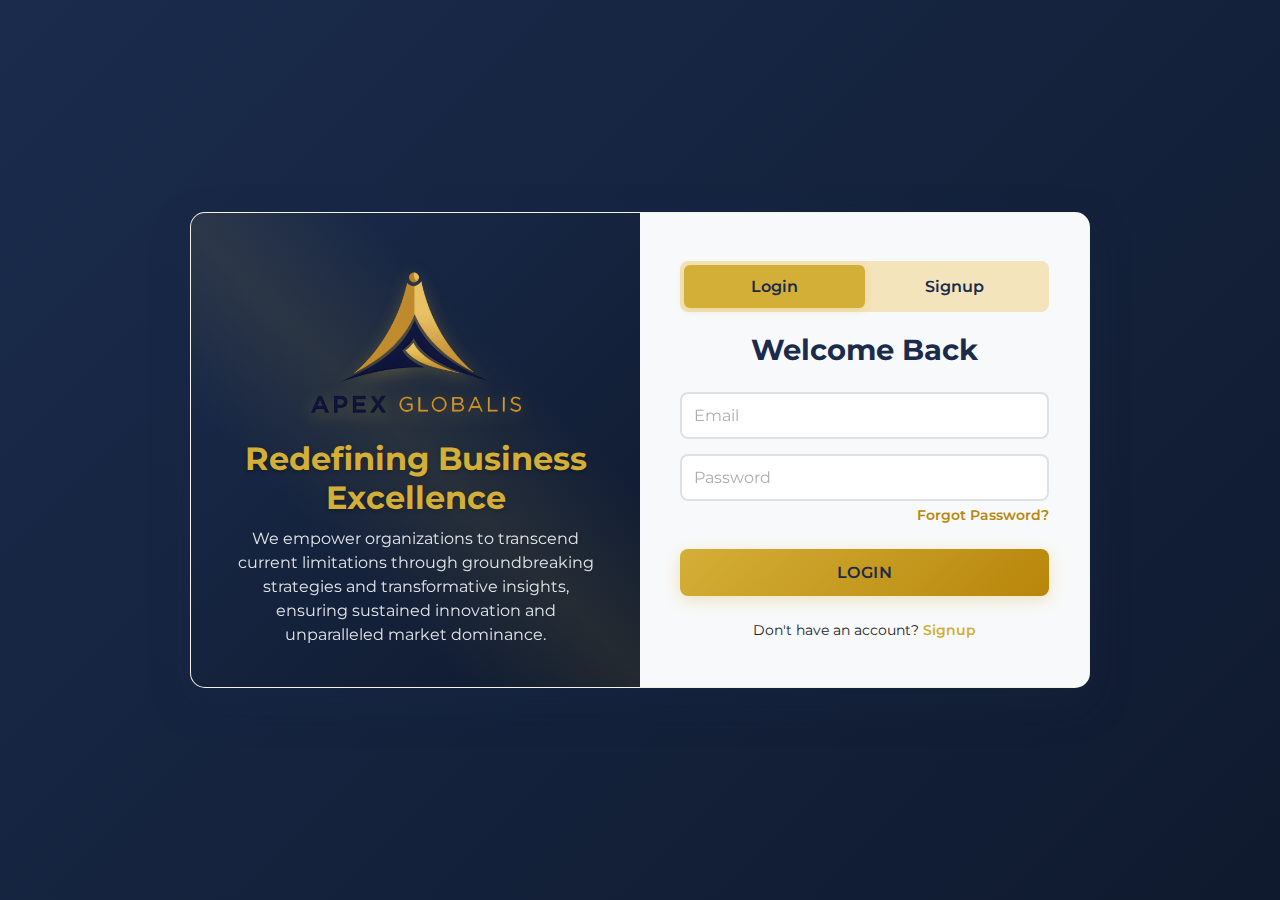
<file: docs/login.html>
<!DOCTYPE html>
<html lang="en">
<head>
  <meta charset="UTF-8" />
  <meta name="viewport" content="width=device-width, initial-scale=1.0"/>
  <title>Login / Signup</title>
  <link href="https://fonts.googleapis.com/css2?family=Montserrat:wght@400;600;700&display=swap" rel="stylesheet">
  <link rel="stylesheet" href="login.css" />
</head>
<body>
  <div class="auth-container">
    <div class="auth-left">
        <img src="../docs/assets/logo_AG.png" alt="Company Logo" class="logo" />
        <h1>Redefining Business Excellence</h1>
        <p>We empower organizations to transcend current limitations through groundbreaking strategies and transformative insights, ensuring sustained innovation and unparalleled market dominance.</p>
    </div>
    <div class="auth-right">
        <div class="toggle-box">
        <button id="loginToggle" class="active">Login</button>
        <button id="signupToggle">Signup</button>
        </div>
        <form id="loginForm" class="form active">
        <h2>Welcome Back</h2>
        <input type="email" placeholder="Email" required />
        <input type="password" placeholder="Password" required />
        
        <p class="forgot-password"><a href="#">Forgot Password?</a></p>
        
        <button class="btn-auth">Login</button>
        
        <p class="switch">Don't have an account? <span id="switchToSignup">Signup</span></p>
        </form>


        <form id="signupForm" class="form">
        <h2>Create Account</h2>

        <div class="form-row double">
            <input type="text" placeholder="First Name" required />
            <input type="text" placeholder="Last Name" required />
        </div>

        <div class="form-row">
            <input type="email" placeholder="Email ID" required />
        </div>

        <div class="form-row">
            <input type="tel" placeholder="Contact Number" required />
        </div>

        <div class="form-row">
            <input type="date" placeholder="Date of Birth" required />
        </div>

        <div class="form-row password-row">
            <input type="password" placeholder="Password" required id="password" />
            <span class="info-icon" title="Password must include: 1 uppercase, 1 lowercase, 1 number, 1 special character, and be at least 8 characters long.">ℹ️</span>
        </div>

        <div class="form-row">
            <input type="password" placeholder="Confirm Password" required />
        </div>

        <button class="btn-auth">Signup</button>
        <p class="switch">Already have an account? <span id="switchToLogin">Login</span></p>
        </form>

    </div>
  </div>


  <script>
    const loginToggle = document.getElementById('loginToggle');
    const signupToggle = document.getElementById('signupToggle');
    const loginForm = document.getElementById('loginForm');
    const signupForm = document.getElementById('signupForm');
    const switchToSignup = document.getElementById('switchToSignup');
    const switchToLogin = document.getElementById('switchToLogin');

    loginToggle.addEventListener('click', () => {
      loginForm.classList.add('active');
      signupForm.classList.remove('active');
      loginToggle.classList.add('active');
      signupToggle.classList.remove('active');
    });

    signupToggle.addEventListener('click', () => {
      signupForm.classList.add('active');
      loginForm.classList.remove('active');
      signupToggle.classList.add('active');
      loginToggle.classList.remove('active');
    });

    switchToSignup.addEventListener('click', () => signupToggle.click());
    switchToLogin.addEventListener('click', () => loginToggle.click());
  </script>
</body>
</html>
</file>
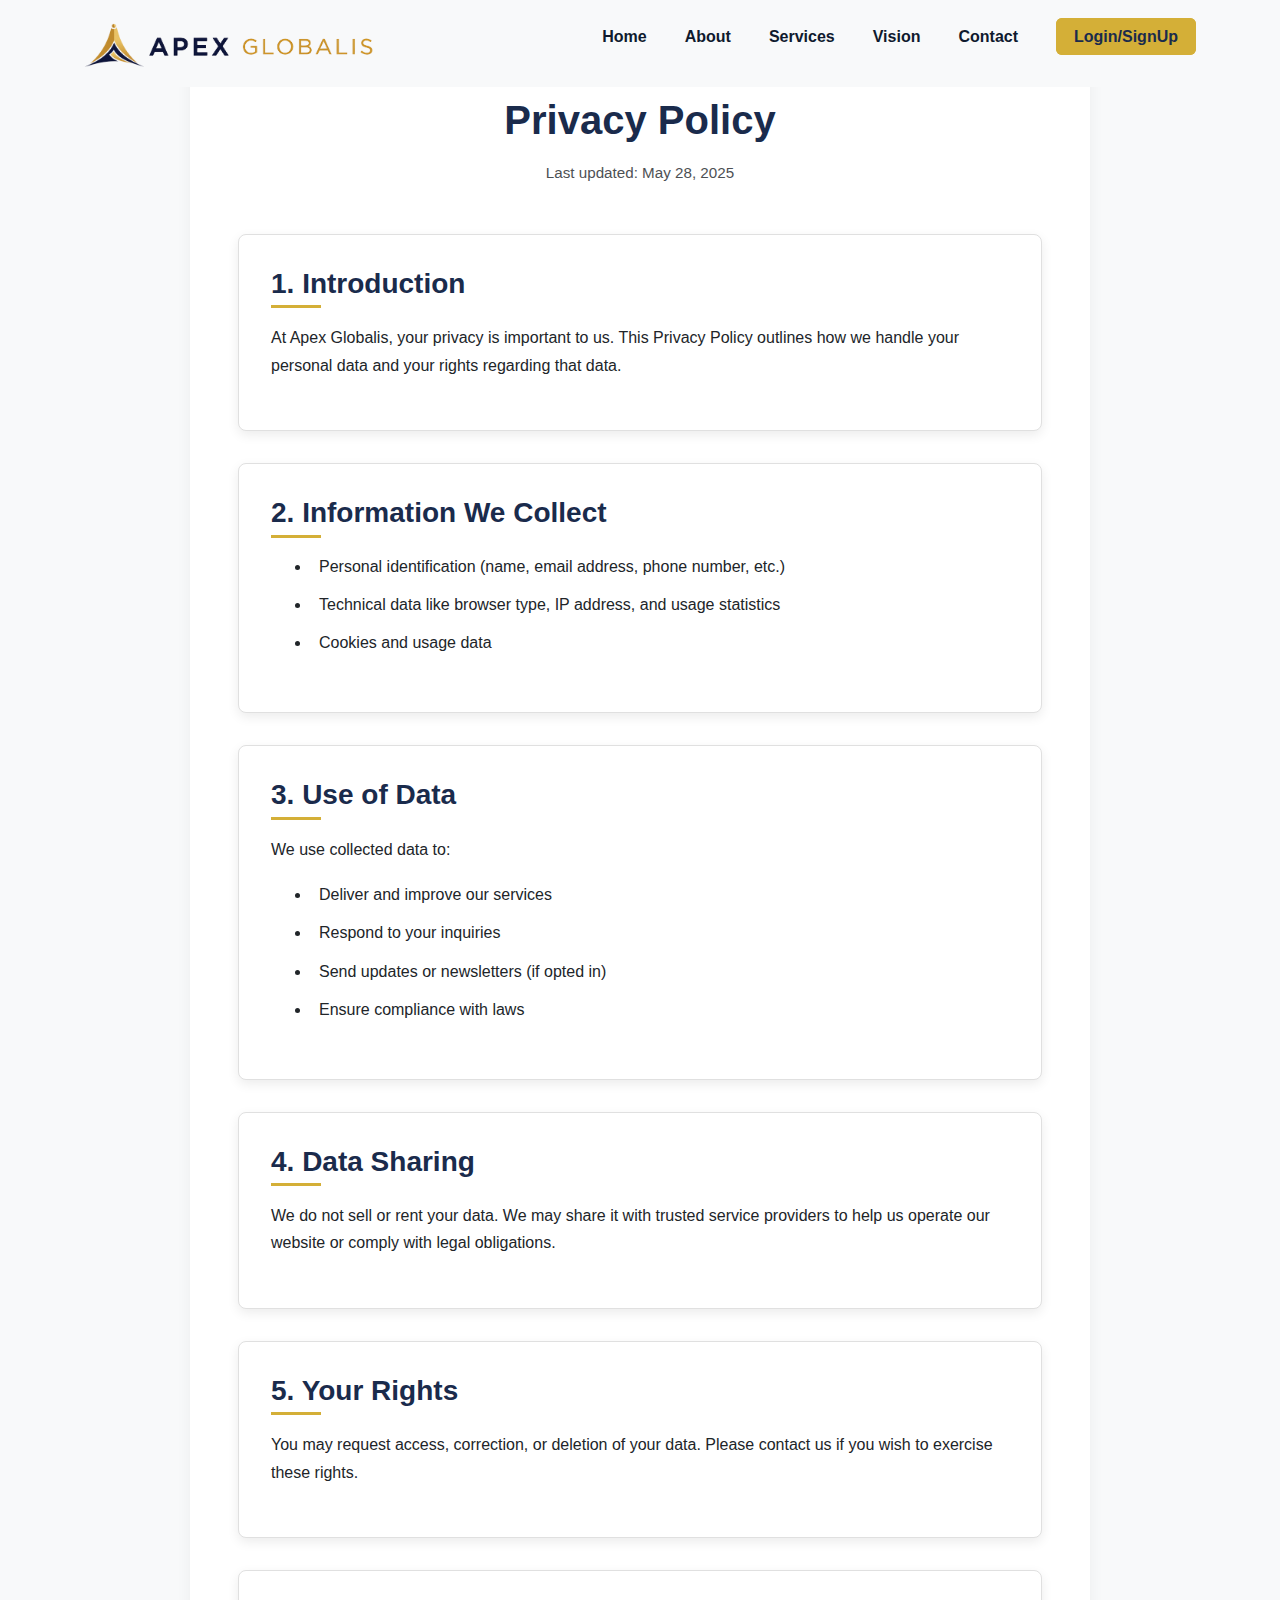
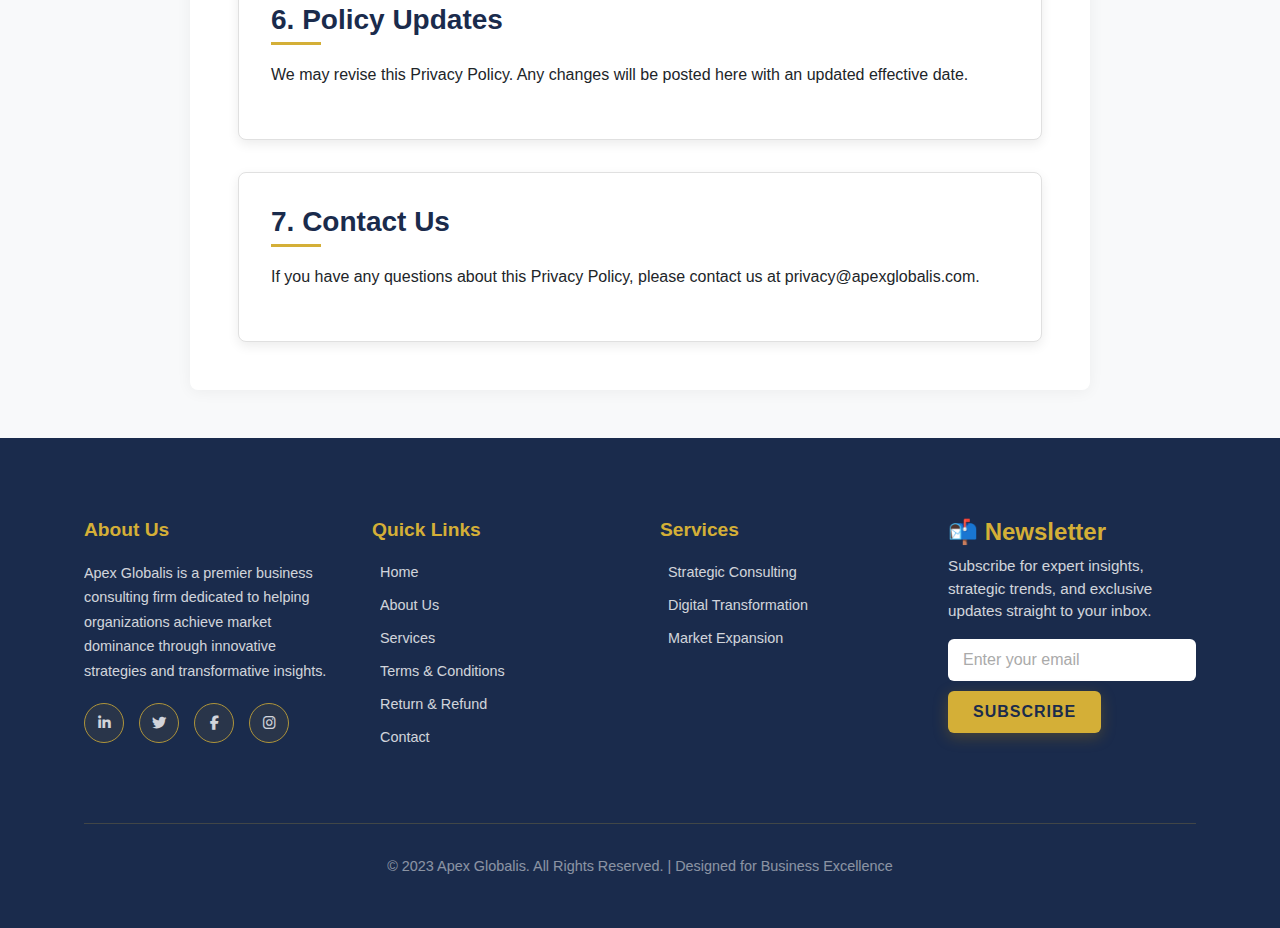
<file: docs/Privacy_Policy.html>
<!DOCTYPE html>
<html lang="en">
  <head>
    <meta charset="UTF-8" />
    <meta name="viewport" content="width=device-width, initial-scale=1.0" />
    <title>Privacy Policy | Apex Globalis</title>
    <link rel="stylesheet" href="Privacy_Policy.css" />
    <link rel="stylesheet" href="styles.css" />
    <link
      rel="stylesheet"
      href="https://cdnjs.cloudflare.com/ajax/libs/font-awesome/6.4.0/css/all.min.css"
    />
  </head>
  <body>
    <!-- Header -->
    <header id="header">
      <div class="container header-container">
        <a href="index.html" class="logo">
          <img
            src="assets/navlogo.png"
            alt="Apex Globalis Logo"
            class="logo-icon"
          />
        </a>

        <nav>
          <ul id="nav-menu">
            <li><a href="index.html#home">Home</a></li>
            <li><a href="index.html#about">About</a></li>
            <li><a href="index.html#services">Services</a></li>
            <li><a href="index.html#vision">Vision</a></li>
            <li><a href="index.html#contact">Contact</a></li>
            <li><a href="login.html" class="btn-nav">Login/SignUp</a></li>
          </ul>
        </nav>

        <button class="mobile-menu-btn" id="mobile-menu-btn">
          <i class="fas fa-bars"></i>
        </button>
      </div>
    </header>

    <main class="content">
      <h1>Privacy Policy</h1>
      <p class="last-updated">Last updated: May 28, 2025</p>

      <section>
        <h2>1. Introduction</h2>
        <p>
          At Apex Globalis, your privacy is important to us. This Privacy Policy
          outlines how we handle your personal data and your rights regarding
          that data.
        </p>
      </section>

      <section>
        <h2>2. Information We Collect</h2>
        <ul>
          <li>
            Personal identification (name, email address, phone number, etc.)
          </li>
          <li>
            Technical data like browser type, IP address, and usage statistics
          </li>
          <li>Cookies and usage data</li>
        </ul>
      </section>

      <section>
        <h2>3. Use of Data</h2>
        <p>We use collected data to:</p>
        <ul>
          <li>Deliver and improve our services</li>
          <li>Respond to your inquiries</li>
          <li>Send updates or newsletters (if opted in)</li>
          <li>Ensure compliance with laws</li>
        </ul>
      </section>

      <section>
        <h2>4. Data Sharing</h2>
        <p>
          We do not sell or rent your data. We may share it with trusted service
          providers to help us operate our website or comply with legal
          obligations.
        </p>
      </section>

      <section>
        <h2>5. Your Rights</h2>
        <p>
          You may request access, correction, or deletion of your data. Please
          contact us if you wish to exercise these rights.
        </p>
      </section>

      <section>
        <h2>6. Policy Updates</h2>
        <p>
          We may revise this Privacy Policy. Any changes will be posted here
          with an updated effective date.
        </p>
      </section>

      <section>
        <h2>7. Contact Us</h2>
        <p>
          If you have any questions about this Privacy Policy, please contact us
          at
          <a href="mailto:privacy@apexglobalis.com">privacy@apexglobalis.com</a
          >.
        </p>
      </section>
    </main>

    <!-- Footer -->
    <footer>
      <div class="container">
        <div class="footer-container">
          <div class="footer-col">
            <h3>About Us</h3>
            <p>
              Apex Globalis is a premier business consulting firm dedicated to
              helping organizations achieve market dominance through innovative
              strategies and transformative insights.
            </p>
            <div class="social-links">
              <a href="#"><i class="fab fa-linkedin-in"></i></a>
              <a href="#"><i class="fab fa-twitter"></i></a>
              <a href="#"><i class="fab fa-facebook-f"></i></a>
              <a href="#"><i class="fab fa-instagram"></i></a>
            </div>
          </div>

          <div class="footer-col">
            <h3>Quick Links</h3>
            <ul class="footer-links">
              <li><a href="index.html#home">Home</a></li>
              <li><a href="index.html#about">About Us</a></li>
              <li><a href="index.html#services">Services</a></li>

              <li><a href="Terms_Condition.html">Terms & Conditions</a></li>
              <li><a href="Return&Refund.html">Return & Refund</a></li>
              <li><a href="index.html#contact">Contact</a></li>
            </ul>
          </div>

          <div class="footer-col">
            <h3>Services</h3>
            <ul class="footer-links">
              <li><a href="#">Strategic Consulting</a></li>
              <li><a href="#">Digital Transformation</a></li>
              <li><a href="#">Market Expansion</a></li>
            </ul>
          </div>

          <div class="footer-col newsletter">
            <h3>📬 Newsletter</h3>
            <p>
              Subscribe for expert insights, strategic trends, and exclusive
              updates straight to your inbox.
            </p>
            <form class="newsletter-form">
              <input type="email" placeholder="Enter your email" required />
              <button type="submit" class="btn btn-accent">Subscribe</button>
            </form>
          </div>
        </div>

        <div class="footer-bottom">
          <p>
            &copy; 2023 Apex Globalis. All Rights Reserved. | Designed for
            Business Excellence
          </p>
        </div>
      </div>
    </footer>

    <script>
      // Mobile Menu Toggle
      const mobileMenuBtn = document.getElementById("mobile-menu-btn");
      const navMenu = document.getElementById("nav-menu");

      mobileMenuBtn.addEventListener("click", () => {
        navMenu.classList.toggle("active");
        mobileMenuBtn.innerHTML = navMenu.classList.contains("active")
          ? '<i class="fas fa-times"></i>'
          : '<i class="fas fa-bars"></i>';
      });

      // Close mobile menu when clicking a link
      document.querySelectorAll("#nav-menu a").forEach((link) => {
        link.addEventListener("click", () => {
          navMenu.classList.remove("active");
          mobileMenuBtn.innerHTML = '<i class="fas fa-bars"></i>';
        });
      });

      // Header scroll effect
      window.addEventListener("scroll", () => {
        const header = document.getElementById("header");
        header.classList.toggle("scrolled", window.scrollY > 50);
      });

      // Smooth scrolling for anchor links
      document
        .querySelectorAll('a[href^="../../index.html#"]')
        .forEach((anchor) => {
          anchor.addEventListener("click", function (e) {
            e.preventDefault();

            const targetId = this.getAttribute("href").split("#")[1];
            // Redirect to index.html and then scroll to the section
            window.location.href = "../../index.html#" + targetId;
          });
        });
      // Handle clicks on links to the current page sections (if any)
      document.querySelectorAll('a[href^="#"]').forEach((anchor) => {
        anchor.addEventListener("click", function (e) {
          // Prevent default smooth scroll if it's a link to a section on *this* page
          // Currently there are none, but this is a safeguard.
          // If you add sections to Privacy Policy, this would handle smooth scrolling within the page.
        });
      });
    </script>
  </body>
</html>
</file>
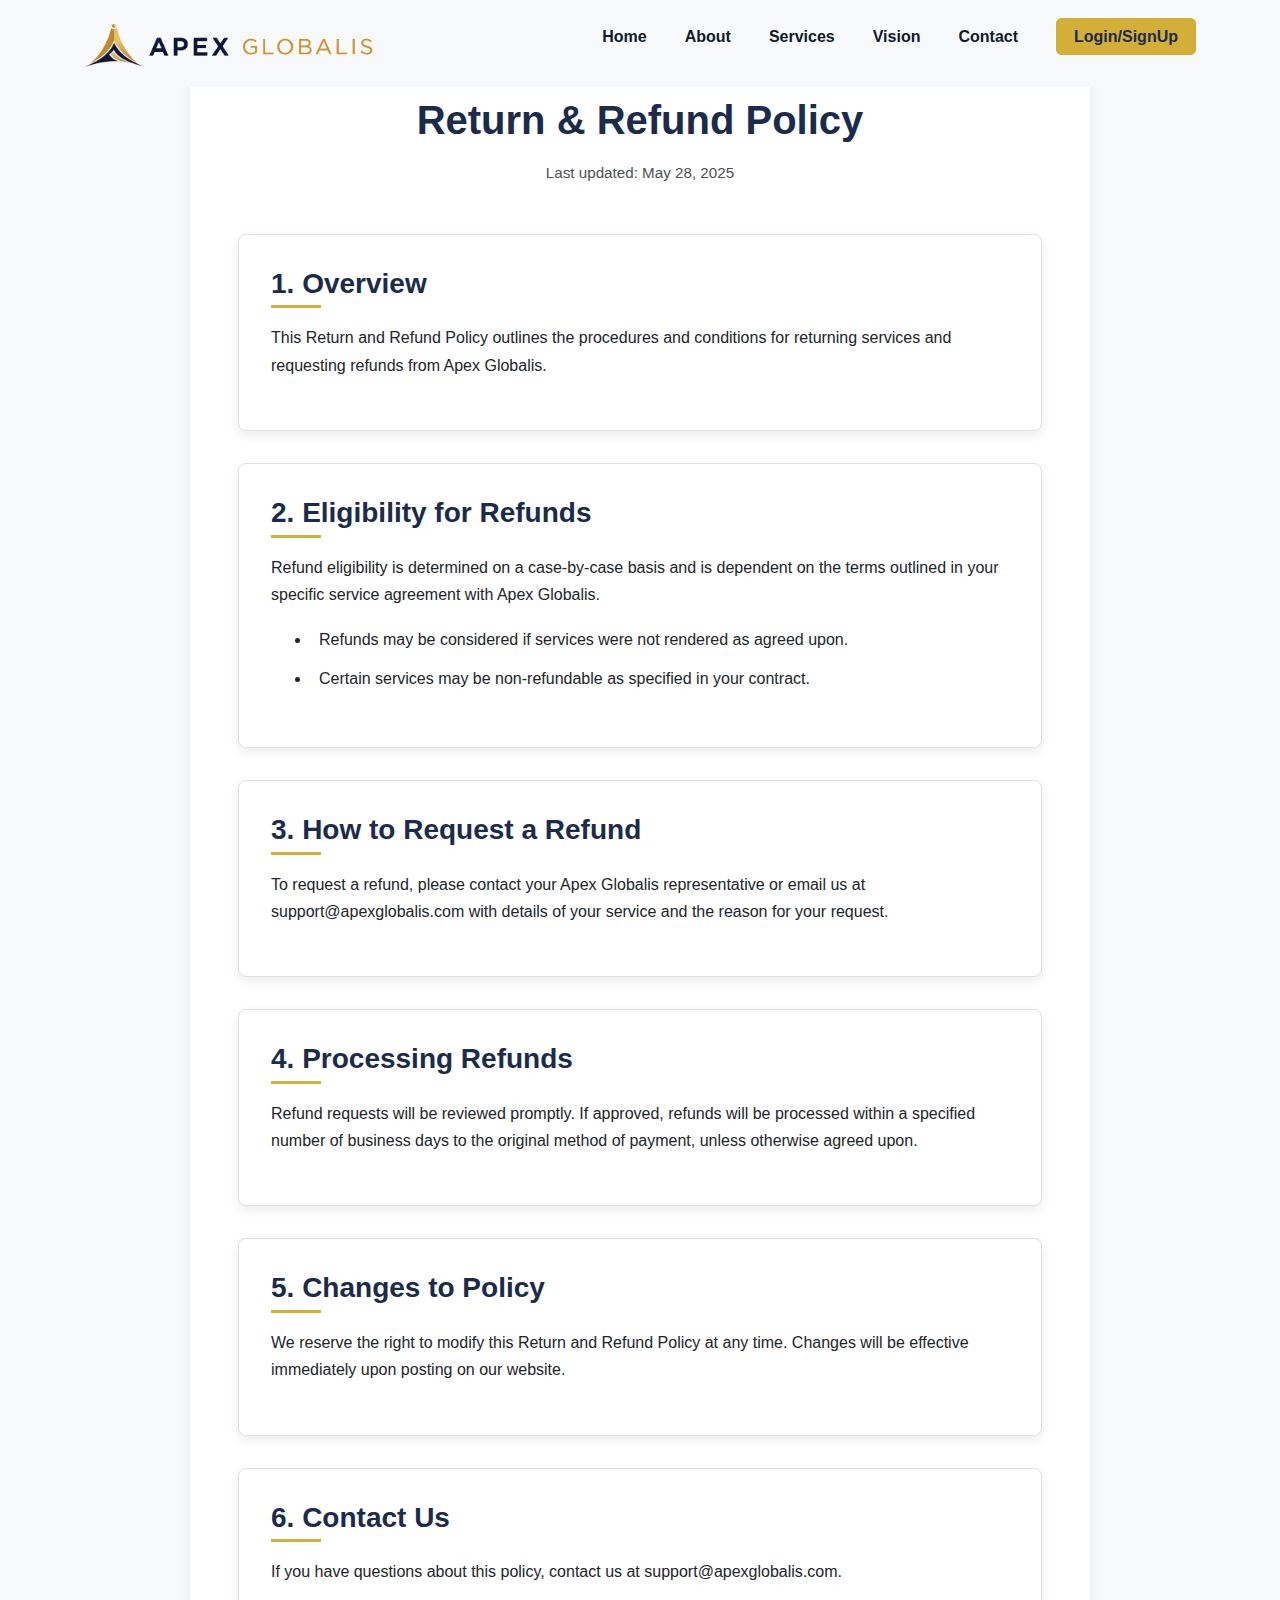
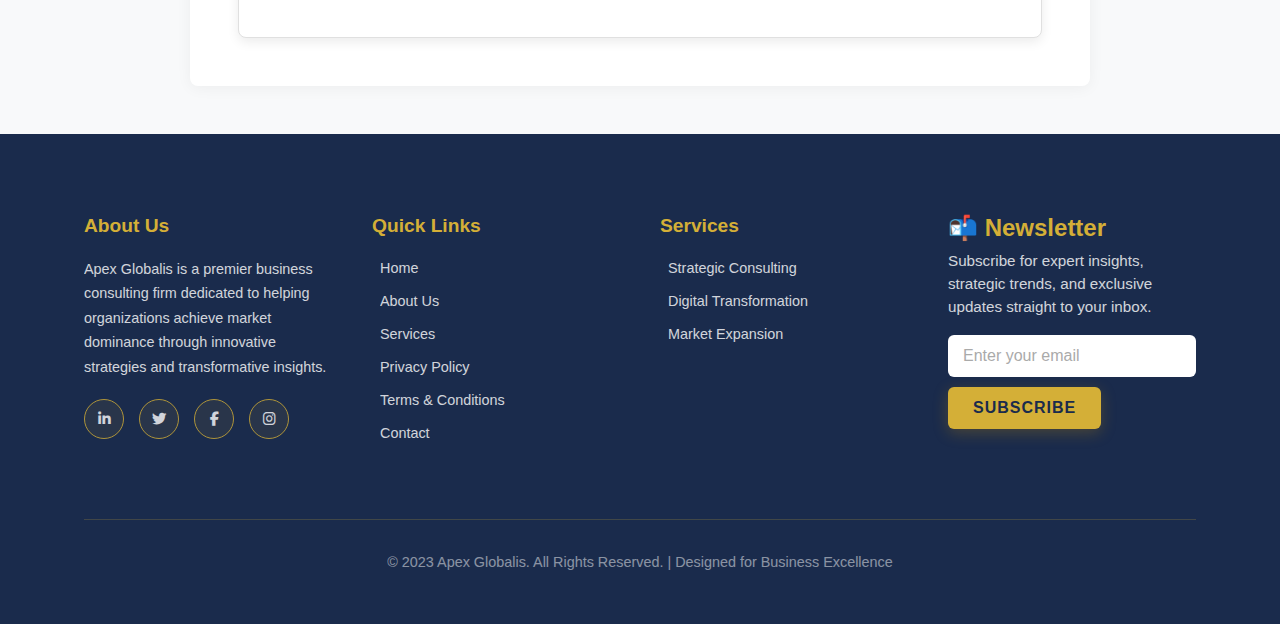
<file: docs/Return&Refund.html>
<!DOCTYPE html>
<html lang="en">
<head>
    <meta charset="UTF-8" />
    <meta name="viewport" content="width=device-width, initial-scale=1.0"/>
    <title>Return & Refund Policy | Apex Globalis</title>
    <link rel="stylesheet" href="Return&Refund.css" />
    <link rel="stylesheet" href="styles.css"> <!-- Link to the main styles.css -->
    <link rel="stylesheet" href="https://cdnjs.cloudflare.com/ajax/libs/font-awesome/6.4.0/css/all.min.css">
</head>
<body>
    <!-- Header -->
    <header id="header">
        <div class="container header-container">
            <a href="index.html" class="logo">
                <img src="assets/navlogo.png" alt="Apex Globalis Logo" class="logo-icon" />
            </a>
            
            <nav>
                <ul id="nav-menu">
                    <li><a href="index.html#home">Home</a></li>
                    <li><a href="index.html#about">About</a></li>
                    <li><a href="index.html#services">Services</a></li>
                    <li><a href="index.html#vision">Vision</a></li>
                    <li><a href="index.html#contact">Contact</a></li>
                    <li><a href="login.html" class="btn-nav">Login/SignUp</a></li>
                </ul>
            </nav>
            
            <button class="mobile-menu-btn" id="mobile-menu-btn">
                <i class="fas fa-bars"></i>
            </button>
        </div>
    </header>

    <main class="content">
        <h1>Return & Refund Policy</h1>
        <p class="last-updated">Last updated: May 28, 2025</p>

        <section>
            <h2>1. Overview</h2>
            <p>This Return and Refund Policy outlines the procedures and conditions for returning services and requesting refunds from Apex Globalis.</p>
        </section>

        <section>
            <h2>2. Eligibility for Refunds</h2>
            <p>Refund eligibility is determined on a case-by-case basis and is dependent on the terms outlined in your specific service agreement with Apex Globalis.</p>
             <ul>
                <li>Refunds may be considered if services were not rendered as agreed upon.</li>
                <li>Certain services may be non-refundable as specified in your contract.</li>
            </ul>
        </section>

        <section>
            <h2>3. How to Request a Refund</h2>
            <p>To request a refund, please contact your Apex Globalis representative or email us at <a href="mailto:support@apexglobalis.com">support@apexglobalis.com</a> with details of your service and the reason for your request.</p>
        </section>

        <section>
            <h2>4. Processing Refunds</h2>
            <p>Refund requests will be reviewed promptly. If approved, refunds will be processed within a specified number of business days to the original method of payment, unless otherwise agreed upon.</p>
        </section>

         <section>
            <h2>5. Changes to Policy</h2>
            <p>We reserve the right to modify this Return and Refund Policy at any time. Changes will be effective immediately upon posting on our website.</p>
        </section>

        <section>
            <h2>6. Contact Us</h2>
            <p>If you have questions about this policy, contact us at <a href="mailto:support@apexglobalis.com">support@apexglobalis.com</a>.</p>
        </section>
    </main>

    <!-- Footer -->
    <footer>
        <div class="container">
            <div class="footer-container">
                <div class="footer-col">
                    <h3>About Us</h3>
                    <p>Apex Globalis is a premier business consulting firm dedicated to helping organizations achieve market dominance through innovative strategies and transformative insights.</p>
                    <div class="social-links">
                        <a href="#"><i class="fab fa-linkedin-in"></i></a>
                        <a href="#"><i class="fab fa-twitter"></i></a>
                        <a href="#"><i class="fab fa-facebook-f"></i></a>
                        <a href="#"><i class="fab fa-instagram"></i></a>
                    </div>
                </div>
                
                <div class="footer-col">
                    <h3>Quick Links</h3>
                    <ul class="footer-links">
                        <li><a href="index.html#home">Home</a></li>
                        <li><a href="index.html#about">About Us</a></li>
                        <li><a href="index.html#services">Services</a></li>
                        <li><a href="Privacy_Policy.html">Privacy Policy</a></li>
                        <li><a href="Terms_Condition.html">Terms & Conditions</a></li>
                       
                        <li><a href="index.html#contact">Contact</a></li>
                    </ul>
                </div>
                
                <div class="footer-col">
                    <h3>Services</h3>
                    <ul class="footer-links">
                        <li><a href="#">Strategic Consulting</a></li>
                        <li><a href="#">Digital Transformation</a></li>
                        <li><a href="#">Market Expansion</a></li>
                       
                    </ul>
                </div>
                
               <div class="footer-col newsletter">
    <h3>📬 Newsletter</h3>
    <p>Subscribe for expert insights, strategic trends, and exclusive updates straight to your inbox.</p>
    <form class="newsletter-form">
        <input type="email" placeholder="Enter your email" required>
        <button type="submit" class="btn btn-accent">Subscribe</button>
    </form>
</div>
            </div>
            
            <div class="footer-bottom">
                <p>&copy; 2023 Apex Globalis. All Rights Reserved. | Designed  for Business Excellence</p>
            </div>
        </div>
    </footer>

    <script>
        // Mobile Menu Toggle
        const mobileMenuBtn = document.getElementById('mobile-menu-btn');
        const navMenu = document.getElementById('nav-menu');
        
        mobileMenuBtn.addEventListener('click', () => {
            navMenu.classList.toggle('active');
            mobileMenuBtn.innerHTML = navMenu.classList.contains('active') ? 
                '<i class="fas fa-times"></i>' : '<i class="fas fa-bars"></i>';
        });
        
        // Close mobile menu when clicking a link
        document.querySelectorAll('#nav-menu a').forEach(link => {
            link.addEventListener('click', () => {
                navMenu.classList.remove('active');
                mobileMenuBtn.innerHTML = '<i class="fas fa-bars"></i>';
            });
        });
        
        // Header scroll effect
        window.addEventListener('scroll', () => {
            const header = document.getElementById('header');
            header.classList.toggle('scrolled', window.scrollY > 50);
        });
        
        // Smooth scrolling for anchor links
        document.querySelectorAll('a[href^="../../index.html#"]').forEach(anchor => {
            anchor.addEventListener('click', function(e) {
                e.preventDefault();
                
                const targetId = this.getAttribute('href').split('#')[1];
                // Redirect to index.html and then scroll to the section
                window.location.href = '../../index.html#' + targetId;
            });
        });
         // Handle clicks on links to the current page sections (if any)
        document.querySelectorAll('a[href^="#"]').forEach(anchor => {
            anchor.addEventListener('click', function(e) {
                // Prevent default smooth scroll if it's a link to a section on *this* page
                // Currently there are none, but this is a safeguard.
                // If you add sections to Return & Refund Policy, this would handle smooth scrolling within the page.
            });
        });
    </script>
</body>
</html>
</file>
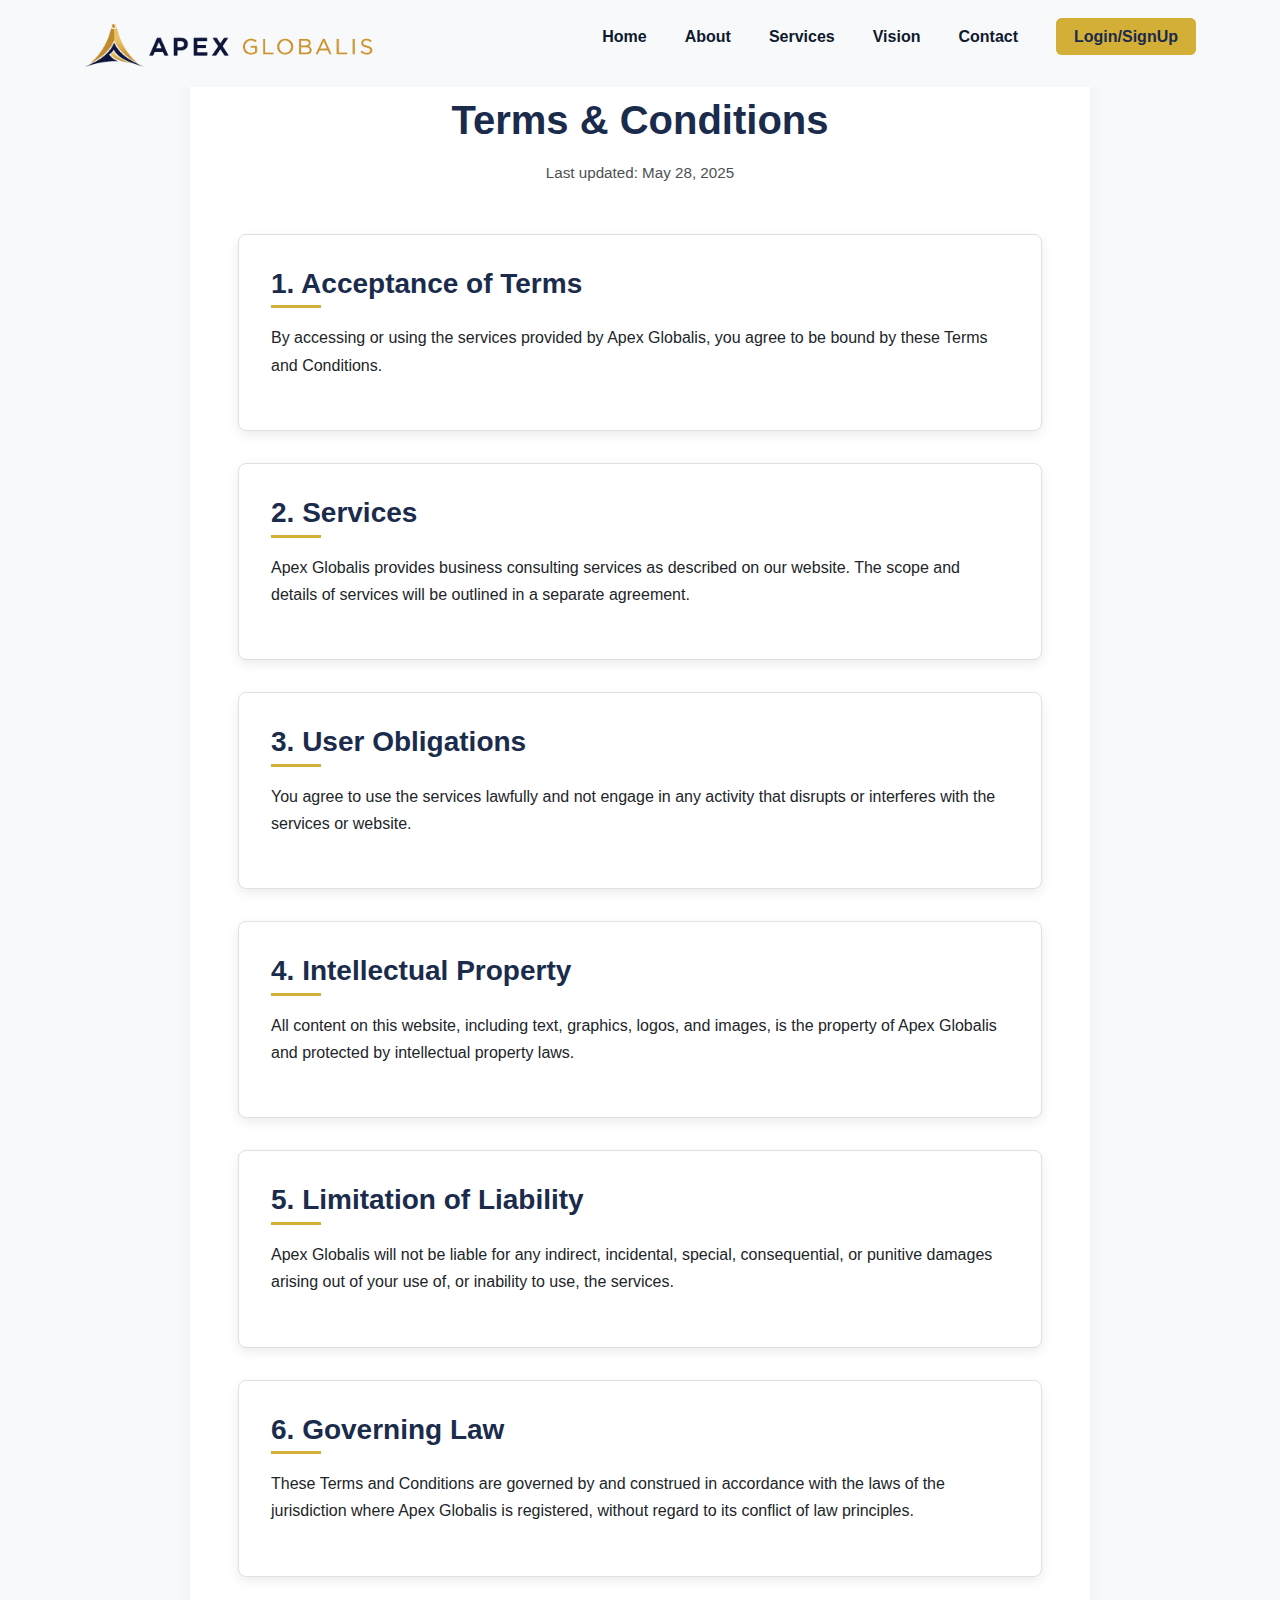
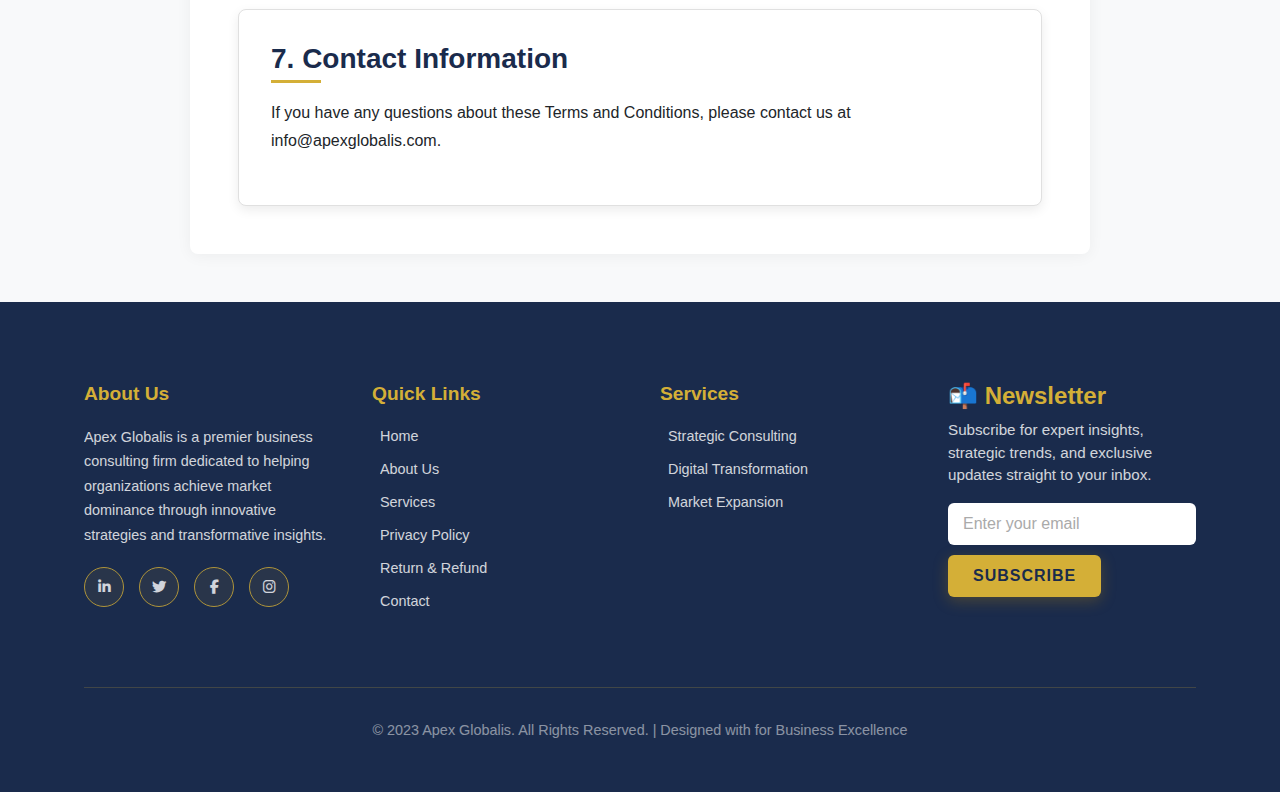
<file: docs/Terms_Condition.html>
<!DOCTYPE html>
<html lang="en">
<head>
    <meta charset="UTF-8" />
    <meta name="viewport" content="width=device-width, initial-scale=1.0"/>
    <title>Terms & Conditions | Apex Globalis</title>
    <link rel="stylesheet" href="Terms_Condition.css" />
    <link rel="stylesheet" href="styles.css"> <!-- Link to the main styles.css -->
    <link rel="stylesheet" href="https://cdnjs.cloudflare.com/ajax/libs/font-awesome/6.4.0/css/all.min.css">
</head>
<body>
    <!-- Header -->
    <header id="header">
        <div class="container header-container">
            <a href="index.html" class="logo">
                <img src="assets/navlogo.png" alt="Apex Globalis Logo" class="logo-icon" />
            </a>
            
            <nav>
                <ul id="nav-menu">
                    <li><a href="index.html#home">Home</a></li>
                    <li><a href="index.html#about">About</a></li>
                    <li><a href="index.html#services">Services</a></li>
                    <li><a href="index.html#vision">Vision</a></li>
                    <li><a href="index.html#contact">Contact</a></li>
                    <li><a href="login.html" class="btn-nav">Login/SignUp</a></li>
                </ul>
            </nav>
            
            <button class="mobile-menu-btn" id="mobile-menu-btn">
                <i class="fas fa-bars"></i>
            </button>
        </div>
    </header>

    <main class="content">
        <h1>Terms & Conditions</h1>
        <p class="last-updated">Last updated: May 28, 2025</p>

        <section>
            <h2>1. Acceptance of Terms</h2>
            <p>By accessing or using the services provided by Apex Globalis, you agree to be bound by these Terms and Conditions.</p>
        </section>

        <section>
            <h2>2. Services</h2>
            <p>Apex Globalis provides business consulting services as described on our website. The scope and details of services will be outlined in a separate agreement.</p>
        </section>

        <section>
            <h2>3. User Obligations</h2>
            <p>You agree to use the services lawfully and not engage in any activity that disrupts or interferes with the services or website.</p>
        </section>

        <section>
            <h2>4. Intellectual Property</h2>
            <p>All content on this website, including text, graphics, logos, and images, is the property of Apex Globalis and protected by intellectual property laws.</p>
        </section>

        <section>
            <h2>5. Limitation of Liability</h2>
            <p>Apex Globalis will not be liable for any indirect, incidental, special, consequential, or punitive damages arising out of your use of, or inability to use, the services.</p>
        </section>

        <section>
            <h2>6. Governing Law</h2>
            <p>These Terms and Conditions are governed by and construed in accordance with the laws of the jurisdiction where Apex Globalis is registered, without regard to its conflict of law principles.</p>
        </section>

        <section>
            <h2>7. Contact Information</h2>
            <p>If you have any questions about these Terms and Conditions, please contact us at <a href="mailto:info@apexglobalis.com">info@apexglobalis.com</a>.</p>
        </section>
    </main>

    <!-- Footer -->
    <footer>
        <div class="container">
            <div class="footer-container">
                <div class="footer-col">
                    <h3>About Us</h3>
                    <p>Apex Globalis is a premier business consulting firm dedicated to helping organizations achieve market dominance through innovative strategies and transformative insights.</p>
                    <div class="social-links">
                        <a href="#"><i class="fab fa-linkedin-in"></i></a>
                        <a href="#"><i class="fab fa-twitter"></i></a>
                        <a href="#"><i class="fab fa-facebook-f"></i></a>
                        <a href="#"><i class="fab fa-instagram"></i></a>
                    </div>
                </div>
                
                <div class="footer-col">
                    <h3>Quick Links</h3>
                    <ul class="footer-links">
                        <li><a href="index.html#home">Home</a></li>
                        <li><a href="index.html#about">About Us</a></li>
                        <li><a href="index.html#services">Services</a></li>
                        <li><a href="Privacy_Policy.html">Privacy Policy</a></li>
                       
                        <li><a href="Return&Refund.html">Return & Refund</a></li>
                        <li><a href="index.html#contact">Contact</a></li>
                    </ul>
                </div>
                
                <div class="footer-col">
                    <h3>Services</h3>
                    <ul class="footer-links">
                        <li><a href="#">Strategic Consulting</a></li>
                        <li><a href="#">Digital Transformation</a></li>
                        <li><a href="#">Market Expansion</a></li>
                      
                    </ul>
                </div>
                
               <div class="footer-col newsletter">
    <h3>📬 Newsletter</h3>
    <p>Subscribe for expert insights, strategic trends, and exclusive updates straight to your inbox.</p>
    <form class="newsletter-form">
        <input type="email" placeholder="Enter your email" required>
        <button type="submit" class="btn btn-accent">Subscribe</button>
    </form>
</div>
            </div>
            
            <div class="footer-bottom">
                <p>&copy; 2023 Apex Globalis. All Rights Reserved. | Designed with for Business Excellence</p>
            </div>
        </div>
    </footer>

    <script>
        // Mobile Menu Toggle
        const mobileMenuBtn = document.getElementById('mobile-menu-btn');
        const navMenu = document.getElementById('nav-menu');
        
        mobileMenuBtn.addEventListener('click', () => {
            navMenu.classList.toggle('active');
            mobileMenuBtn.innerHTML = navMenu.classList.contains('active') ? 
                '<i class="fas fa-times"></i>' : '<i class="fas fa-bars"></i>';
        });
        
        // Close mobile menu when clicking a link
        document.querySelectorAll('#nav-menu a').forEach(link => {
            link.addEventListener('click', () => {
                navMenu.classList.remove('active');
                mobileMenuBtn.innerHTML = '<i class="fas fa-bars"></i>';
            });
        });
        
        // Header scroll effect
        window.addEventListener('scroll', () => {
            const header = document.getElementById('header');
            header.classList.toggle('scrolled', window.scrollY > 50);
        });
        
        // Smooth scrolling for anchor links
        document.querySelectorAll('a[href^="../../index.html#"]').forEach(anchor => {
            anchor.addEventListener('click', function(e) {
                e.preventDefault();
                
                const targetId = this.getAttribute('href').split('#')[1];
                // Redirect to index.html and then scroll to the section
                window.location.href = '../../index.html#' + targetId;
            });
        });
         // Handle clicks on links to the current page sections (if any)
        document.querySelectorAll('a[href^="#"]').forEach(anchor => {
            anchor.addEventListener('click', function(e) {
                // Prevent default smooth scroll if it's a link to a section on *this* page
                // Currently there are none, but this is a safeguard.
                // If you add sections to Terms & Conditions, this would handle smooth scrolling within the page.
            });
        });
    </script>
</body>
</html>
</file>
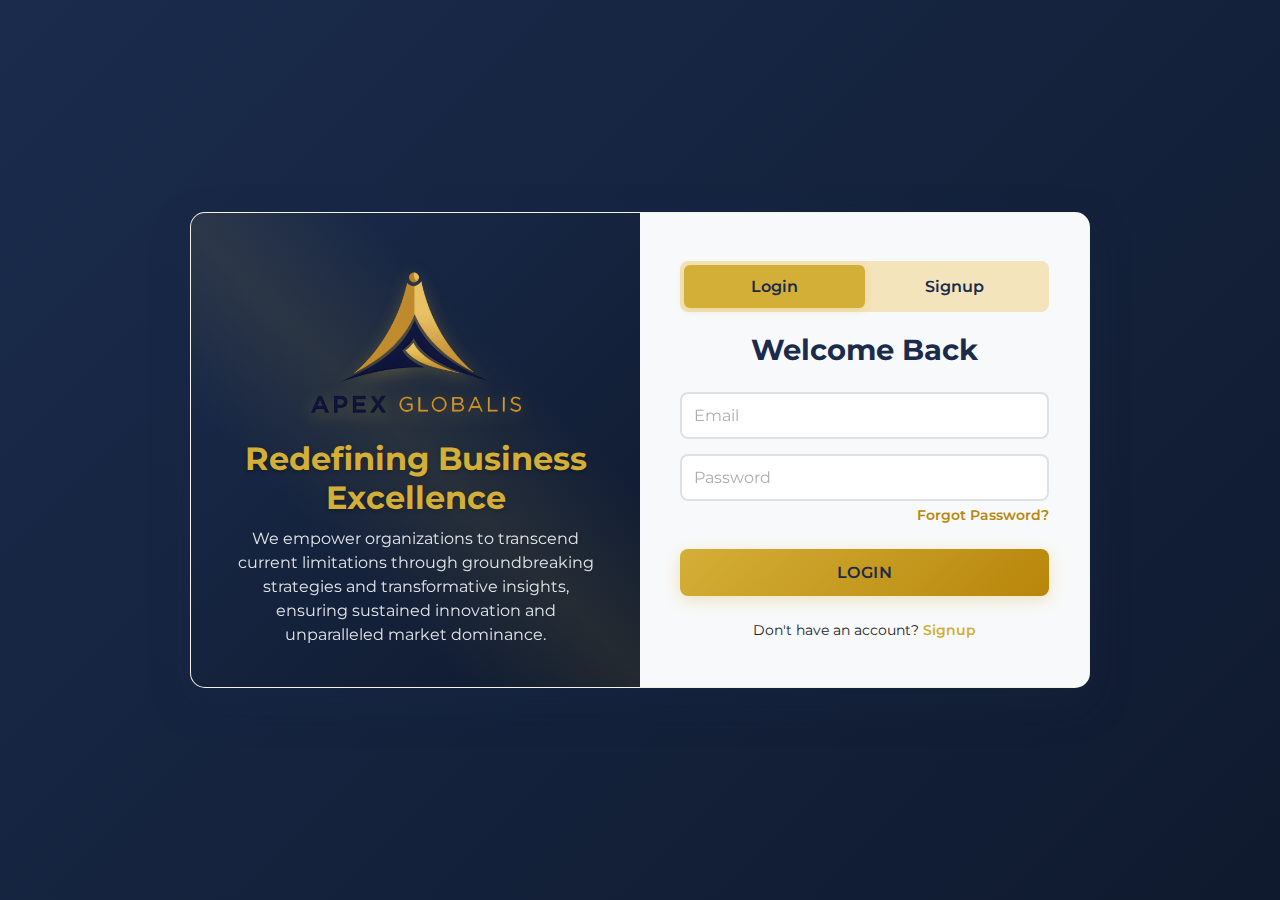
<file: docs/UserDashboard.html>
<!DOCTYPE html>
<html lang="en">
<head>
  <meta charset="UTF-8" />
  <meta name="viewport" content="width=device-width, initial-scale=1.0"/>
  <title>Dashboard | APEX GLOBALIS</title>
  <link rel="stylesheet" href="https://cdnjs.cloudflare.com/ajax/libs/font-awesome/6.0.0-beta3/css/all.min.css" />
  <link rel="stylesheet" href="UserDashboard.css" />
</head>
<body>

  <!-- Header -->
  <header class="dashboard-header">
    <div class="logo"><img src="assets/navlogo.png" alt="APEX GLOBALIS Logo" /></div>
    <nav>
      <ul>
        <li><a href="#"><i class="fas fa-briefcase"></i> My Services</a></li>
        <li><a href="#"><i class="fas fa-chart-line"></i> Insights</a></li>
        <li><a href="#"><i class="fas fa-file-invoice-dollar"></i> Invoices</a></li>
        <li><a href="#"><i class="fas fa-headset"></i> Support</a></li>
        <li class="profile-dropdown">
          <div class="profile-icon"><i class="fas fa-user-circle"></i></div>
          <div class="dropdown-content">
            <a href="#"><i class="fas fa-user"></i> Profile</a>
            <a href="#" id="logout"><i class="fas fa-sign-out-alt"></i> Logout</a>
          </div>
        </li>
      </ul>
    </nav>
    <button class="hamburger-menu"><span></span><span></span><span></span></button>
  </header>

  <!-- Main Content -->
  <main class="dashboard-container">
    <!-- Welcome Section -->
    <section class="welcome-section">
      <h1>Welcome Back!</h1>
      <p>Here's what's happening with your marketing strategies today.</p>
    </section>

    <!-- Dashboard Widgets -->
    <div class="dashboard-widgets">
      <!-- Quick Stats -->
      <div class="widget quick-stats">
        <h2>Your Quick Stats</h2>
        <div class="stats-grid">
          <div class="stat-item">
            <div class="stat-value">0</div>
            <div class="stat-label">Active Projects</div>
          </div>
          <div class="stat-item">
            <div class="stat-value">0</div>
            <div class="stat-label">Completed</div>
          </div>
          <div class="stat-item">
            <div class="stat-value">0</div>
            <div class="stat-label">Pending</div>
          </div>
          <div class="stat-item">
            <div class="stat-value">100%</div>
            <div class="stat-label">Success Rate</div>
          </div>
        </div>
      </div>

      <!-- Services -->
      <div class="widget services">
        <h2>Select Your Services</h2>
        <div class="services-grid">
          <div class="service-card">
            <div class="service-icon"><i class="fas fa-bullseye"></i></div>
            <h3>Brand Strategy</h3><p>Develop a powerful brand identity</p>
            <button class="select-btn">Select</button>
          </div>
          <div class="service-card">
            <div class="service-icon"><i class="fas fa-users"></i></div>
            <h3>Social Media</h3><p>Engage with your audience</p>
            <button class="select-btn">Select</button>
          </div>
          <div class="service-card">
            <div class="service-icon"><i class="fas fa-headset"></i></div>
            <h3>Support</h3><p>Get expert assistance</p>
            <button class="select-btn">Select</button>
          </div>
          <div class="service-card">
            <div class="service-icon"><i class="fas fa-calendar-alt"></i></div>
            <h3>Scheduling</h3><p>Plan your consultations</p>
            <button class="select-btn">Select</button>
          </div>
          <div class="service-card">
            <div class="service-icon"><i class="fas fa-search-dollar"></i></div>
            <h3>SEO Optimization</h3><p>Improve search rankings</p>
            <button class="select-btn">Select</button>
          </div>
          <div class="service-card">
            <div class="service-icon"><i class="fas fa-chart-line"></i></div>
            <h3>Sales</h3><p>Boost your revenue</p>
            <button class="select-btn">Select</button>
          </div>
        </div>
      </div>

      <!-- Current Projects -->
      <div class="widget current-projects">
        <h2>Your Current Projects</h2>
        <div class="projects-list">
          <div class="project-item">
            <div class="project-info">
              <h3>Website Redesign</h3>
              <p>Status: <span class="status in-progress">In Progress</span></p>
              <div class="progress-bar"><div class="progress" style="width: 65%"></div></div>
            </div>
            <div class="project-actions">
              <button class="action-btn view-btn">View</button>
              <button class="action-btn message-btn">Message Consultant</button>
            </div>
          </div>
          <div class="project-item">
            <div class="project-info">
              <h3>Social Media Campaign</h3>
              <p>Status: <span class="status review">Under Review</span></p>
              <div class="progress-bar"><div class="progress" style="width: 90%"></div></div>
            </div>
            <div class="project-actions">
              <button class="action-btn view-btn">View</button>
              <button class="action-btn message-btn">Message Consultant</button>
            </div>
          </div>
        </div>
        <button class="view-all-btn">View All Projects</button>
      </div>

      <!-- Recent Activity -->
      <div class="widget recent-activity">
        <h2>Recent Activity</h2>
        <ul class="activity-list">
          <li><i class="fas fa-file-alt activity-icon"></i>
            <div class="activity-content">
              <p>New proposal received for "Website Redesign"</p>
              <span class="activity-time">2 hours ago</span>
            </div>
          </li>
          <li><i class="fas fa-check-circle activity-icon"></i>
            <div class="activity-content">
              <p>Your "Social Media Campaign" project moved to review</p>
              <span class="activity-time">1 day ago</span>
            </div>
          </li>
          <li><i class="fas fa-comment activity-icon"></i>
            <div class="activity-content">
              <p>New message from your consultant</p>
              <span class="activity-time">2 days ago</span>
            </div>
          </li>
        </ul>
        <button class="view-all-btn">View All Activity</button>
      </div>

      <!-- Consultation Booking -->
      <div class="widget consultation-booking">
        <h2>Schedule a Consultation</h2>
        <div class="booking-calendar">
          <div class="calendar-header">
            <button class="nav-btn"><i class="fas fa-chevron-left"></i></button>
            <h3>June 2025</h3>
            <button class="nav-btn"><i class="fas fa-chevron-right"></i></button>
          </div>
          <div class="calendar-grid">
            <div class="day-header">Sun</div><div class="day-header">Mon</div><div class="day-header">Tue</div>
            <div class="day-header">Wed</div><div class="day-header">Thu</div><div class="day-header">Fri</div><div class="day-header">Sat</div>
            <!-- example days -->
            <div class="day disabled">26</div><div class="day disabled">27</div><div class="day disabled">28</div><div class="day disabled">29</div>
            <div class="day">30</div><div class="day available">1</div><div class="day available">2</div>
            <!-- ... populate calendar grid ... -->
          </div>
        </div>
        <div class="time-selection">
          <h3>Available Times</h3>
          <div class="time-slots">
            <button class="time-slot">9:00 AM</button>
            <button class="time-slot">10:30 AM</button>
            <button class="time-slot">1:00 PM</button>
            <button class="time-slot">2:30 PM</button>
            <button class="time-slot">4:00 PM</button>
          </div>
          <button class="confirm-btn">Confirm Appointment</button>
        </div>
      </div>
    </div>
  </main>

  <!-- Footer -->
  <footer>
    <div class="container footer-content">
      <div class="footer-section"><h3>About Us</h3><p>Apex Globalis is a premier business consulting firm…</p></div>
      <div class="footer-section"><h3>Quick Links</h3><ul class="footer-links"><li><a href="#">Home</a></li><!-- etc --></ul></div>
      <div class="footer-section newsletter"><h3>📬 Newsletter</h3><form class="newsletter-form"><input type="email" placeholder="Enter your email" required><button type="submit">Subscribe</button></form></div>
    </div>
    <div class="footer-bottom"><p>&copy; 2025 Apex Globalis. All Rights Reserved.</p></div>
  </footer>

  <!-- Scripts -->
  <script>
    // Authentication check
    const token = localStorage.getItem("token");
    if (!token) window.location.href = "login.html";

    // Load user name
    async function loadUser() {
      try {
        const res = await fetch("http://localhost:8000/api/auth/profile", {
          headers: { Authorization: `Bearer ${token}` }
        });
        if (!res.ok) throw new Error();
        const user = await res.json();
        document.querySelector(".welcome-section h1").textContent =
          `Welcome Back, ${user.firstName} ${user.lastName}!`;
      } catch {
        localStorage.clear();
        window.location.href = "login.html";
      }
    }

    loadUser();

    // Logout handler
    document.getElementById("logout").addEventListener("click", () => {
      localStorage.clear();
      window.location.href = "login.html";
    });

    // Menu toggles
    document.querySelector('.hamburger-menu').addEventListener('click', () => {
      document.querySelector('nav ul').classList.toggle('active');
    });
    document.addEventListener('click', () => {
      document.querySelector('.dropdown-content').style.display = 'none';
    });
    document.querySelector('.profile-dropdown').addEventListener('click', e => {
      e.stopPropagation();
      const dd = document.querySelector('.dropdown-content');
      dd.style.display = dd.style.display === 'block' ? 'none' : 'block';
    });

    // Time-slot selection
    document.querySelectorAll('.time-slot').forEach(slot => {
      slot.addEventListener('click', () => {
        document.querySelectorAll('.time-slot').forEach(s => s.classList.remove('selected'));
        slot.classList.add('selected');
      });
    });
  </script>
</body>
</html>
</file>
<file: docs/login.css>
:root {
  --primary: #1a2b4c;        /* Deep navy blue from logo */
  --secondary: #d4af37;      /* Rich gold from logo */
  --accent: #b8860b;         /* Darker gold accent */
  --light: #f8f9fa;
  --dark: #212529;
  --success: #28a745;
  --navy-dark: #0f1a2e;      /* Darker navy for depth */
  --gold-light: #f4e4bc;     /* Light gold for backgrounds */
  --transition: all 0.3s ease;
}

* {
  margin: 0;
  padding: 0;
  box-sizing: border-box;
  font-family: 'Montserrat', sans-serif;
}

body {
  background: linear-gradient(135deg, var(--primary), var(--navy-dark));
  color: var(--dark);
  display: flex;
  align-items: center;
  justify-content: center;
  height: 100vh;
  overflow: hidden;
}

.auth-container {
  display: flex;
  width: 90%;
  max-width: 900px;
  background-color: var(--light);
  border-radius: 15px;
  overflow: hidden;
  box-shadow: 0 15px 40px rgba(26, 43, 76, 0.25);
  border: 1px solid rgba(212, 175, 55, 0.1);
}

.auth-left, .auth-right {
  padding: 40px;
  display: flex;
  flex-direction: column;
  justify-content: center;
}

.auth-left {
  flex: 1;
  background: linear-gradient(135deg, var(--primary), var(--navy-dark));
  color: var(--light);
  text-align: center;
  position: relative;
}

.auth-left::before {
  content: '';
  position: absolute;
  top: 0;
  left: 0;
  right: 0;
  bottom: 0;
  background: linear-gradient(45deg, transparent 30%, rgba(212, 175, 55, 0.1) 50%, transparent 70%);
  pointer-events: none;
}

.auth-left .logo {
  max-width: 250px;
  height: auto;
  margin: 0 auto 20px auto;
  display: block;
  filter: drop-shadow(0 4px 8px rgba(212, 175, 55, 0.3));
}

.auth-left h1 {
  font-size: 2rem;
  margin-bottom: 10px;
  color: var(--secondary);
  text-shadow: 0 2px 4px rgba(0, 0, 0, 0.3);
}

.auth-left p {
  font-size: 1rem;
  line-height: 1.5;
  opacity: 0.9;
}

.auth-right {
  flex: 1;
  background-color: var(--light);
}

@media (max-width: 768px) {
  .auth-container {
    flex-direction: column;
  }

  .auth-left, .auth-right {
    padding: 20px;
  }

  .auth-left {
    text-align: center;
  }

  .form-row.double {
    flex-direction: column;
  }
}

.toggle-box {
  display: flex;
  justify-content: space-between;
  margin-bottom: 20px;
  background-color: var(--gold-light);
  border-radius: 8px;
  padding: 4px;
}

.toggle-box button {
  flex: 1;
  padding: 12px;
  border: none;
  background-color: transparent;
  color: var(--primary);
  font-weight: 600;
  font-size: 1rem;
  border-radius: 6px;
  cursor: pointer;
  transition: var(--transition);
}

.toggle-box button.active {
  background-color: var(--secondary);
  color: var(--primary);
  box-shadow: 0 2px 8px rgba(212, 175, 55, 0.3);
}

.toggle-box button:hover:not(.active) {
  background-color: rgba(212, 175, 55, 0.2);
}

.form {
  display: none;
  flex-direction: column;
  gap: 15px;
}

.form.active {
  display: flex;
}

.form h2 {
  color: var(--primary);
  text-align: center;
  margin-bottom: 10px;
  font-size: 1.8rem;
}

.form input {
  padding: 12px;
  border-radius: 8px;
  border: 2px solid #e0e0e0;
  transition: var(--transition);
  font-size: 1rem;
}

.form input:focus {
  border-color: var(--secondary);
  outline: none;
  box-shadow: 0 0 0 3px rgba(212, 175, 55, 0.1);
}

.form input:hover {
  border-color: var(--accent);
}

.forgot-password {
  text-align: right;
  font-size: 0.9rem;
  margin-top: -10px;
  margin-bottom: 10px;
}

.forgot-password a {
  color: var(--accent);
  text-decoration: none;
  transition: var(--transition);
  font-weight: 600;
}

.forgot-password a:hover {
  color: var(--secondary);
  text-decoration: underline;
}

.btn-auth {
  background: linear-gradient(135deg, var(--secondary), var(--accent));
  color: var(--primary);
  padding: 14px;
  border: none;
  border-radius: 8px;
  font-weight: 600;
  font-size: 1rem;
  cursor: pointer;
  transition: var(--transition);
  box-shadow: 0 4px 15px rgba(212, 175, 55, 0.3);
  text-transform: uppercase;
  letter-spacing: 0.5px;
}

.btn-auth:hover {
  background: linear-gradient(135deg, var(--accent), var(--secondary));
  box-shadow: 0 6px 20px rgba(212, 175, 55, 0.4);
  transform: translateY(-2px);
}

.btn-auth:active {
  transform: translateY(0);
}

.switch {
  text-align: center;
  font-size: 0.9rem;
  margin-top: 10px;
}

.switch span {
  color: var(--secondary);
  cursor: pointer;
  font-weight: 600;
  transition: var(--transition);
}

.switch span:hover {
  color: var(--accent);
  text-decoration: underline;
}

/* --------- NEW STYLES FOR FORM ROWS --------- */

.form-row {
  display: flex;
  flex-direction: column;
  gap: 10px;
  margin-bottom: 10px;
}

.form-row.double {
  flex-direction: row;
  gap: 10px;
}

.form-row.double input {
  flex: 1;
}

/* --------- PASSWORD INFO ICON --------- */

.password-row {
  position: relative;
}

.info-icon {
  position: absolute;
  right: 12px;
  top: 50%;
  transform: translateY(-50%);
  cursor: pointer;
  font-size: 1.1rem;
  color: var(--secondary);
  background: var(--light);
  padding: 2px;
  border-radius: 50%;
  transition: var(--transition);
}

.info-icon:hover {
  color: var(--accent);
  background: var(--gold-light);
}

.info-icon:hover::after {
  content: "Password must include: 1 uppercase, 1 lowercase, 1 number, 1 special character, and be at least 8 characters long.";
  position: absolute;
  top: 125%;
  right: 0;
  width: 260px;
  background: var(--light);
  color: var(--dark);
  font-size: 0.85rem;
  padding: 12px;
  border: 2px solid var(--secondary);
  border-radius: 8px;
  box-shadow: 0 8px 25px rgba(26, 43, 76, 0.15);
  z-index: 10;
  line-height: 1.4;
}

/* --------- ADDITIONAL ENHANCEMENTS --------- */

.form input::placeholder {
  color: #999;
  opacity: 0.8;
}

.form input:focus::placeholder {
  opacity: 0.5;
}

/* Loading state for button */
.btn-auth.loading {
  opacity: 0.7;
  cursor: not-allowed;
}

.btn-auth.loading::after {
  content: '';
  display: inline-block;
  width: 16px;
  height: 16px;
  border: 2px solid var(--primary);
  border-radius: 50%;
  border-top-color: transparent;
  animation: spin 1s linear infinite;
  margin-left: 10px;
}

@keyframes spin {
  to {
    transform: rotate(360deg);
  }
}

/* Success/Error states */
.form input.success {
  border-color: var(--success);
  background-color: rgba(40, 167, 69, 0.05);
}

.form input.error {
  border-color: #dc3545;
  background-color: rgba(220, 53, 69, 0.05);
}

/* Subtle animation for form appearance */
.form.active {
  animation: fadeInUp 0.3s ease;
}

@keyframes fadeInUp {
  from {
    opacity: 0;
    transform: translateY(10px);
  }
  to {
    opacity: 1;
    transform: translateY(0);
  }
}
</file>
<file: docs/Privacy_Policy.css>
:root {
    --primary: #0a2540;
    --secondary: #01c3cd;
    --accent: #00a4ef;
    --light: #f8f9fa;
    --dark: #212529;
    --success: #28a745;
    --transition: all 0.3s ease;
}

body {
    margin: 0;
    font-family: 'Montserrat', sans-serif;
    background-color: var(--light);
    color: var(--dark);
    line-height: 1.6;
    overflow-x: hidden;
}

header {
    position: fixed;
    top: 0;
    left: 0;
    width: 100%;
    z-index: 1000;
    background-color: var(--primary);
    padding: 20px 0;
    transition: var(--transition);
}

header.scrolled {
    box-shadow: 0 5px 20px rgba(0, 0, 0, 0.1);
    padding: 15px 0;
}

.header-container {
    display: flex;
    justify-content: space-between;
    align-items: center;
}

.logo {
    font-size: 1.8rem;
    font-weight: 700;
    color: var(--primary);
    display: flex;
    align-items: center;
}

.logo span {
    color: var(--secondary);
}

.logo-icon {
    max-width: 300px;
    margin-right: 10px;
    font-size: 2rem;
    color: var(--secondary);
}

nav ul {
    display: flex;
    list-style: none;
    padding: 0;
    margin: 0;
}

nav ul li {
    margin-left: 30px;
}

nav ul li:first-child {
    margin-left: 0;
}

nav ul li a {
    color: white;
    font-weight: 600;
    position: relative;
    white-space: nowrap;
}

header.scrolled nav ul li a {
    color: white;
}

nav ul li a:after {
    content: '';
    position: absolute;
    bottom: -5px;
    left: 0;
    width: 0;
    height: 2px;
    background-color: var(--secondary);
    transition: var(--transition);
}

nav ul li a:hover:after {
    width: 100%;
}

.mobile-menu-btn {
    display: none;
    background: none;
    border: none;
    color: white;
    font-size: 1.5rem;
    cursor: pointer;
}

header.scrolled .mobile-menu-btn {
    color: white;
}

.btn-nav {
    background-color: var(--secondary);
    color: var(--primary) !important;
    padding: 8px 16px;
    border-radius: 6px;
    font-weight: 600;
    transition: var(--transition);
    border: 2px solid var(--secondary);
}

.btn-nav:hover {
    background-color: transparent;
    color: var(--secondary) !important;
    border-color: var(--secondary);
}

.content {
    padding-top: 100px;
    max-width: 900px;
    margin: 3rem auto;
    padding-left: 2rem;
    padding-right: 2rem;
    background-color: white;
    box-shadow: 0 2px 15px rgba(0, 0, 0, 0.05);
    border-radius: 8px;
    padding: 3rem;
}

h1 {
    font-size: 2.5rem;
    color: var(--primary);
    margin-bottom: 1.5rem;
    text-align: center;
    line-height: 1.1;
}

h2 {
    font-size: 1.75rem;
    margin-top: 2.5rem;
    margin-bottom: 1rem;
    color: var(--primary);
    position: relative;
    padding-bottom: 0.5rem;
    line-height: 1.3;
    transition: color 0.3s ease;
}

h2:after {
    content: '';
    position: absolute;
    bottom: 0;
    left: 0;
    width: 50px;
    height: 3px;
    background-color: var(--secondary);
    transition: width 0.3s ease;
}

.content section:hover h2:after {
    width: 70px;
}

.content section {
    margin-bottom: 2rem;
    padding: 2rem;
    background-color: white;
    border: 1px solid #e0e0e0;
    border-radius: 8px;
    box-shadow: 0 4px 12px rgba(0, 0, 0, 0.08);
    transition: transform 0.3s ease, box-shadow 0.3s ease;
}

.content section:hover {
    transform: translateY(-5px);
    box-shadow: 0 8px 16px rgba(0, 0, 0, 0.12);
}

.content section:last-child {
    margin-bottom: 0;
}

.content section h2 {
    margin-top: 0;
    margin-bottom: 1rem;
}

.content section p:first-of-type,
.content section ul:first-of-type {
    margin-top: 0;
}

p {
    margin-bottom: 1.2rem;
    line-height: 1.7;
    color: var(--dark);
}

ul {
    padding-left: 2.5rem;
    margin-bottom: 1.5rem;
    color: var(--dark);
    list-style: disc;
}

ul li {
    margin-bottom: 0.8rem;
    padding-left: 0.5rem;
}

a {
    color: var(--accent);
    text-decoration: underline;
    text-decoration-color: rgba(var(--accent-rgb), 0.5);
    transition: color 0.3s ease, text-decoration-color 0.3s ease;
}

a:hover {
    color: var(--secondary);
    text-decoration-color: var(--secondary);
}

.last-updated {
    font-style: normal;
    color: var(--dark);
    opacity: 0.8;
    margin-bottom: 3rem;
    text-align: center;
    font-size: 0.95rem;
}

footer {
    background-color: var(--primary);
    padding: 2.5rem;
    text-align: left;
    color: white;
    font-size: 0.9rem;
}

.footer-container {
    display: grid;
    grid-template-columns: repeat(4, 1fr);
    gap: 40px;
    margin-bottom: 50px;
    text-align: left;
}

.footer-col {
    text-align: left;
}

.footer-col h3 {
    color: var(--secondary);
    margin-bottom: 20px;
    font-size: 1.2rem;
    text-align: left;
}

.footer-col p {
    margin-bottom: 20px;
    opacity: 0.8;
    text-align: left;
}

.footer-links {
    text-align: left;
    padding-left: 0;
}

.footer-links li {
    margin-bottom: 10px;
    list-style: none;
    text-align: left;
}

.footer-links a {
    opacity: 0.8;
    transition: var(--transition);
    text-align: left;
}

.footer-bottom {
    text-align: left;
    padding-top: 30px;
    border-top: 1px solid rgba(255, 255, 255, 0.1);
    opacity: 0.7;
    font-size: 0.9rem;
}

footer p,
footer a {
    color: white;
    opacity: 0.8;
}

footer a:hover {
    color: var(--secondary);
    text-decoration-color: var(--secondary);
}

.footer-bottom p {
    color: white;
    opacity: 0.7;
}
/* Footer newsletter enhancements */
.footer-col.newsletter h3 {
    font-size: 1.5rem;
    margin-bottom: 0.5rem;
    color: var(--secondary);
}

.footer-col.newsletter p {
    font-size: 0.95rem;
    color: #ffffff;
    margin-bottom: 1rem;
    line-height: 1.5;
}

.newsletter-form {
    display: flex;
    gap: 10px;
    flex-wrap: wrap;
}

.newsletter-form input[type="email"] {
    flex: 1 1 60%;
    padding: 12px 15px;
    border: none;
    border-radius: 6px;
    font-size: 1rem;
    outline: none;
    background: #ffffff;
    color: #000000;
}

.newsletter-form input::placeholder {
    color: #aaa;
}

.newsletter-form .btn {
    padding: 12px 25px;
    font-size: 1rem;
    font-weight: 600;
    border-radius: 6px;
    transition: 0.3s ease;
    background: var(--accent);
    color: #fff;
    border: none;
    cursor: pointer;
}

.newsletter-form .btn:hover {
    background: #3a8ba8;
    transform: translateY(-2px);
    box-shadow: 0 5px 15px rgba(72, 159, 188, 0.3);
}

@media (max-width: 768px) {
    header {
        padding: 15px 0;
    }

    nav ul {
        position: fixed;
        top: 65px;
        left: -100%;
        width: 100%;
        height: calc(100vh - 65px);
        background-color: var(--primary);
        flex-direction: column;
        align-items: center;
        justify-content: center;
        transition: var(--transition);
        margin: 0;
    }

    nav ul.active {
        left: 0;
    }

    nav ul li {
        margin: 15px 0;
    }

    nav ul li a {
        color: white;
    }

    .mobile-menu-btn {
        display: block;
    }

    .content {
        padding-top: 80px;
        padding-left: 1.5rem;
        padding-right: 1.5rem;
        padding-bottom: 2rem;
        margin: 1.5rem auto;
    }

    h1 {
        font-size: 2.2rem;
    }

    h2 {
        font-size: 1.6rem;
    }
}

@media (max-width: 480px) {
    .content {
        padding: 1rem;
        padding-top: 80px;
        padding-bottom: 1rem;
    }
    
    h1 {
        font-size: 2rem;
    }

    h2 {
        font-size: 1.4rem;
    }

    .content section {
        padding: 1.5rem;
    }
}
</file>
<file: docs/styles.css>
/* Global Styles */
:root {
    --primary: #1a2b4c;        /* Deep navy blue from logo */
    --secondary: #d4af37;      /* Rich gold from logo */
    --accent: #b8860b;         /* Darker gold accent */
    --light: #f8f9fa;
    --dark: #212529;
    --success: #28a745;
    --navy-dark: #0f1a2e;      /* Darker navy for depth */
    --gold-light: #f4e4bc;     /* Light gold for backgrounds */
    --transition: all 0.3s ease;
}

* {
    margin: 0;
    padding: 0;
    box-sizing: border-box;
    font-family: 'Montserrat', sans-serif;
}

body {
    background-color: var(--light);
    color: var(--dark);
    line-height: 1.6;
    overflow-x: hidden;
}

h1, h2, h3, h4 {
    font-weight: 700;
    line-height: 1.2;
    margin-bottom: 1rem;
}

a {
    text-decoration: none;
    color: inherit;
    transition: var(--transition);
}

.container {
    width: 90%;
    max-width: 1200px;
    margin: 0 auto;
    padding: 0 20px;
}

.btn {
    display: inline-block;
    padding: 12px 30px;
    background-color: var(--secondary);
    color: var(--primary);
    border: none;
    border-radius: 30px;
    font-weight: 600;
    text-transform: uppercase;
    letter-spacing: 1px;
    cursor: pointer;
    transition: var(--transition);
    box-shadow: 0 4px 15px rgba(212, 175, 55, 0.3);
}

.btn:hover {
    transform: translateY(-3px);
    box-shadow: 0 6px 20px rgba(212, 175, 55, 0.4);
    background-color: var(--accent);
}

.btn-accent {
    background-color: var(--accent);
    color: white;
    box-shadow: 0 4px 15px rgba(184, 134, 11, 0.3);
}

.btn-accent:hover {
    box-shadow: 0 6px 20px rgba(184, 134, 11, 0.4);
    background-color: var(--secondary);
}

.section {
    padding: 80px 0;
}

.section-title {
    font-size: 2.5rem;
    margin-bottom: 2rem;
    position: relative;
    display: inline-block;
}

.section-title:after {
    content: '';
    position: absolute;
    bottom: -10px;
    left: 0;
    width: 60px;
    height: 4px;
    background-color: var(--secondary);
}

.text-center {
    text-align: center;
}

.text-center .section-title:after {
    left: 50%;
    transform: translateX(-50%);
}

/* Header */
header {
    position: fixed;
    top: 0;
    left: 0;
    width: 100%;
    z-index: 1000;
    background-color:var(--light);
    backdrop-filter: blur(10px);
    padding: 20px 0;
    transition: var(--transition);
}

header.scrolled {
    padding: 15px 0;
    box-shadow: 0 5px 20px rgba(0, 0, 0, 0.1);
}

.header-container {
    display: flex;
    justify-content: space-between;
    align-items: center;
}

.logo {
    font-size: 1.8rem;
    font-weight: 700;
    color: white;
    display: flex;
    align-items: center;
}

.logo span {
    color: var(--secondary);
}

.logo-icon {
    max-width: 300px;
    margin-right: 10px;
    font-size: 2rem;
    color: var(--secondary);
}

nav ul {
    display: flex;
    list-style: none;
}

nav ul li {
    margin-left: 30px;
}

nav ul li a {
    color: var(--navy-dark);
    font-weight: 600;
    position: relative;
}

nav ul li a:after {
    content: '';
    position: absolute;
    bottom: -5px;
    left: 0;
    width: 0;
    height: 2px;
    background-color: var(--secondary);
    transition: var(--transition);
}

nav ul li a:hover:after {
    width: 100%;
}

.mobile-menu-btn {
    display: none;
    background: none;
    border: none;
    color: #1a2b4c;
    font-size: 1.5rem;
    cursor: pointer;
}

/* Hero Section */
.hero {
    height: 100vh;
    background: linear-gradient(rgba(26, 43, 76, 0.8), rgba(15, 26, 46, 0.8)), url('https://images.unsplash.com/photo-1454165804606-c3d57bc86b40?ixlib=rb-4.0.3&ixid=M3wxMjA3fDB8MHxwaG90by1wYWdlfHx8fGVufDB8fHx8fA%3D%3D&auto=format&fit=crop&w=1470&q=80') no-repeat center center/cover;
    display: flex;
    align-items: center;
    color: white;
    text-align: center;
}

.hero-content {
    max-width: 800px;
    margin: 0 auto;
}

.hero h1 {
    font-size: 3.5rem;
    margin-bottom: 20px;
    animation: fadeInUp 1s ease;
}

.hero p {
    font-size: 1.2rem;
    margin-bottom: 30px;
    animation: fadeInUp 1s ease 0.3s forwards;
    opacity: 0;
}

.hero-btns  {
    display: flex;
    justify-content: center;
    gap: 20px;
    animation: fadeInUp 1s ease 0.6s forwards;
    opacity: 0;
}

.btn-nav {
  background-color: var(--secondary);
  color: var(--primary) !important;
  padding: 8px 16px;
  border-radius: 6px;
  font-weight: 600;
  transition: var(--transition);
  border: 2px solid var(--secondary);
}

.btn-nav:hover {
  background-color: transparent;
  color: var(--secondary) !important;
  border-color: var(--secondary);
}

@keyframes fadeInUp {
    from {
        opacity: 0;
        transform: translateY(20px);
    }
    to {
        opacity: 1;
        transform: translateY(0);
    }
}

/* About Section */
.about {
    background-color: white;
}

.about-content {
    display: grid;
    grid-template-columns: 1fr 1fr;
    gap: 50px;
    align-items: center;
}

.about-img {
    position: relative;
    border-radius: 10px;
    overflow: hidden;
    box-shadow: 0 20px 40px rgba(0, 0, 0, 0.1);
}

.about-img img {
    width: 100%;
    height: auto;
    display: block;
    transition: var(--transition);
}

.about-img:hover img {
    transform: scale(1.05);
}

.about-text h2 {
    font-size: 2.2rem;
    margin-bottom: 20px;
}

.about-text p {
    margin-bottom: 20px;
}

.vision-mission {
    display: grid;
    grid-template-columns: 1fr 1fr;
    gap: 30px;
    margin-top: 30px;
}

.vision, .mission {
    background-color: var(--gold-light);
    padding: 30px;
    border-radius: 10px;
    box-shadow: 0 5px 15px rgba(0, 0, 0, 0.05);
    transition: var(--transition);
    border-left: 4px solid var(--secondary);
}

.vision:hover, .mission:hover {
    transform: translateY(-10px);
    box-shadow: 0 15px 30px rgba(26, 43, 76, 0.1);
}

.vision h3, .mission h3 {
    color: var(--primary);
    margin-bottom: 15px;
    display: flex;
    align-items: center;
}

.vision h3 i, .mission h3 i {
    margin-right: 10px;
    color: var(--secondary);
}

/* Services Section */
.services {
    background-color: var(--gold-light);
}

.services::before {
    content: '';
    position: absolute;
    top: 0;
    left: 0;
    width: 100%;
    height: 100%;
    background-color: rgba(26, 43, 76, 0.8);
    z-index: 1;
}

.services-grid {
    display: grid;
    grid-template-columns: repeat(auto-fit, minmax(300px, 1fr));
    gap: 30px;
    margin-top: 50px;
}

.service-card {
    background-color: white;
    border-radius: 10px;
    overflow: hidden;
    box-shadow: 0 5px 15px rgba(0, 0, 0, 0.05);
    transition: var(--transition);
    border-top: 4px solid var(--secondary);
}

.service-card:hover {
    transform: translateY(-10px);
    box-shadow: 0 15px 30px rgba(212, 175, 55, 0.2);
}

.service-img {
    height: 200px;
    overflow: hidden;
}

.service-img img {
    width: 100%;
    height: 100%;
    object-fit: cover;
    transition: var(--transition);
}

.service-card:hover .service-img img {
    transform: scale(1.1);
}

.service-content {
    padding: 30px;
}

.service-content h3 {
    color: var(--primary);
    margin-bottom: 15px;
}

.service-content p {
    margin-bottom: 20px;
}

.service-icon {
    font-size: 2.5rem;
    color: var(--secondary);
    margin-bottom: 20px;
}

.service-title {
    font-size: 2.5rem;
    color: var(--primary);
    margin-bottom: 20px;
    position: relative;
    display: inline-block;
}

.service-title::after {
    content: '';
    position: absolute;
    bottom: -10px;
    left: 50%;
    transform: translateX(-50%);
    width: 80px;
    height: 4px;
    background: var(--secondary);
    border-radius: 2px;
}

.section-subtitle {
    font-size: 1.1rem;
    color: #555;
    line-height: 1.6;
}

/* Vision & Values Section */
.vision-section {
    background-color: white;
    padding: 100px 0;
    position: relative;
    overflow: hidden;
}

.vision-container {
    max-width: 1200px;
    margin: 0 auto;
    padding: 0 20px;
}

.vision-header {
    text-align: center;
    max-width: 800px;
    margin: 0 auto 60px;
}
.vision-title {
    font-size: 2.5rem;
    color: var(--primary);
    margin-bottom: 20px;
    position: relative;
    display: inline-block;
}

.vision-title::after {
    content: '';
    position: absolute;
    bottom: -10px;
    left: 50%;
    transform: translateX(-50%);
    width: 80px;
    height: 4px;
    background: var(--secondary);
    border-radius: 2px;
}

.vision-subtitle {
    font-size: 1.1rem;
    color: #555;
    line-height: 1.6;
}

.values-grid {
    display: grid;
    grid-template-columns: repeat(auto-fit, minmax(300px, 1fr));
    gap: 30px;
}

.value-card {
    background: white;
    padding: 40px 30px;
    border-radius: 12px;
    box-shadow: 0 5px 15px rgba(0, 0, 0, 0.05);
    text-align: center;
    transition: all 0.4s ease;
    position: relative;
    overflow: hidden;
    z-index: 1;
    border: 1px solid var(--gold-light);
}

.value-card::before {
    content: '';
    position: absolute;
    top: 0;
    left: 0;
    width: 100%;
    height: 5px;
    background: linear-gradient(90deg, var(--secondary), var(--accent));
    transition: height 0.3s ease;
}

.value-card:hover {
    transform: translateY(-10px);
    box-shadow: 0 15px 30px rgba(212, 175, 55, 0.2);
}

.value-card:hover::before {
    height: 10px;
}

.value-icon {
    width: 80px;
    height: 80px;
    margin: 0 auto 25px;
    display: flex;
    align-items: center;
    justify-content: center;
    background: rgba(212, 175, 55, 0.1);
    border-radius: 50%;
    color: var(--accent);
    font-size: 2rem;
    transition: all 0.3s ease;
}

.value-card:hover .value-icon {
    background: var(--primary);
    color: var(--secondary);
    transform: rotateY(180deg);
}

.value-card h3 {
    font-size: 1.5rem;
    color: var(--primary);
    margin-bottom: 15px;
}

.value-card p {
    color: #555;
    line-height: 1.6;
    font-size: 1rem;
}

/* Responsive Design */
@media (max-width: 768px) {
    .vision-section {
        padding: 70px 0;
    }
    
    .section-title {
        font-size: 2rem;
    }
    
    .values-grid {
        grid-template-columns: 1fr;
        max-width: 500px;
        margin: 0 auto;
    }
}

@media (max-width: 480px) {
    .vision-section {
        padding: 50px 0;
    }
    
    .section-title {
        font-size: 1.8rem;
    }
    
    .section-subtitle {
        font-size: 1rem;
    }
    
    .value-card {
        padding: 30px 20px;
    }
}

/* Contact Section Styles */
.contact {
    padding: 20px 0;
    background: linear-gradient(rgba(26, 43, 76, 0.9), rgba(15, 26, 46, 0.9)),url('assets/contctt.avif');
    background-size: cover;
    background-position: center;
    background-attachment: fixed;
    position: relative;
}

.contact-title {
    font-size: 2.5rem;
    margin-bottom: 1rem;
    color: white;
}

.contact-subtitle {
    font-size: 1.1rem;
    color: rgba(255, 255, 255, 0.9);
    margin-bottom: 3rem;
    max-width: 600px;
    margin-left: auto;
    margin-right: auto;
}

.contact-container {
    max-width: 800px;
    margin: 0 auto;
    padding: 0 20px;
}

.contact-form {
    background: rgba(255, 255, 255, 0.95);
    padding: 40px;
    border-radius: 10px;
    box-shadow: 0 2px 15px rgba(0, 0, 0, 0.2);
    backdrop-filter: blur(10px);
    border-top: 4px solid var(--secondary);
}

.form-heading {
    font-size: 1.5rem;
    margin-bottom: 25px;
    color: var(--primary);
    text-align: center;
}

.form-group {
    margin-bottom: 20px;
}

.form-group input,
.form-group textarea {
    width: 100%;
    padding: 12px 15px;
    border: 1px solid #ddd;
    border-radius: 5px;
    font-size: 1rem;
    transition: border-color 0.3s ease;
    background: white;
}

.form-group textarea {
    height: 150px;
    resize: vertical;
}

.form-group input:focus,
.form-group textarea:focus {
    border-color: var(--secondary);
    outline: none;
    box-shadow: 0 0 0 3px rgba(212, 175, 55, 0.1);
}

.contact-btn {
    width: 100%;
    padding: 12px;
    font-size: 1rem;
    background: var(--secondary);
    color: var(--primary);
    border: none;
    border-radius: 5px;
    cursor: pointer;
    transition: all 0.3s ease;
}

.contact-btn:hover {
    background: var(--accent);
    color: white;
    transform: translateY(-2px);
    box-shadow: 0 5px 15px rgba(212, 175, 55, 0.3);
}

/* Responsive Design */
@media (max-width: 768px) {
    .contact-title {
        font-size: 2rem;
    }
    
    .contact-form {
        padding: 30px 20px;
    }
}

/* Footer */
footer {
    background-color: var(--primary);
    color: white;
    padding: 80px 0 30px;
}

.footer-container {
    display: grid;
    grid-template-columns: repeat(4, 1fr);
    gap: 40px;
    margin-bottom: 50px;
}

.footer-col h3 {
    color: var(--secondary);
    margin-bottom: 20px;
    font-size: 1.2rem;
}

.footer-col p {
    margin-bottom: 20px;
    opacity: 0.8;
}

.footer-links li {
    margin-bottom: 10px;
    list-style: none;
}

.footer-links a {
    opacity: 0.8;
    transition: var(--transition);
}

.footer-links a:hover {
    opacity: 1;
    color: var(--secondary);
    padding-left: 5px;
}

.social-links {
    display: flex;
    gap: 15px;
}

.social-links a {
    display: flex;
    align-items: center;
    justify-content: center;
    width: 40px;
    height: 40px;
    background-color: rgba(212, 175, 55, 0.1);
    border-radius: 50%;
    transition: var(--transition);
    border: 1px solid var(--secondary);
}

.social-links a:hover {
    background-color: var(--secondary);
    color: var(--primary);
    transform: translateY(-2px);
}

.contact-details {
    list-style: none;
    padding: 0;
    margin-bottom: 20px;
    opacity: 0.85;
    font-size: 0.95rem;
}

.contact-details li {
    margin-bottom: 10px;
    display: flex;
    align-items: center;
    gap: 10px;
}

.contact-details i {
    color: var(--secondary);
    min-width: 20px;
}

.footer-bottom {
    text-align: center;
    padding-top: 30px;
    border-top: 1px solid rgba(212, 175, 55, 0.3);
    opacity: 0.7;
    font-size: 0.9rem;
}
/* Footer newsletter enhancements */
.footer-col.newsletter h3 {
    font-size: 1.5rem;
    margin-bottom: 0.5rem;
    color: var(--secondary);
}

.footer-col.newsletter p {
    font-size: 0.95rem;
    color: #ffffff;
    margin-bottom: 1rem;
    line-height: 1.5;
}

.newsletter-form {
    display: flex;
    gap: 10px;
    flex-wrap: wrap;
}

.newsletter-form input[type="email"] {
    flex: 1 1 60%;
    padding: 12px 15px;
    border: none;
    border-radius: 6px;
    font-size: 1rem;
    outline: none;
    background: #ffffff;
    color: #000000;
}

.newsletter-form input::placeholder {
    color: #aaa;
}

.newsletter-form .btn {
    padding: 12px 25px;
    font-size: 1rem;
    font-weight: 600;
    border-radius: 6px;
    transition: 0.3s ease;
    background: var(--secondary);
    color: var(--primary);
    border: none;
    cursor: pointer;
}

.newsletter-form .btn:hover {
    background: var(--accent);
    transform: translateY(-2px);
    box-shadow: 0 5px 15px rgba(212, 175, 55, 0.3);
}

/* Responsive Styles */
@media (max-width: 992px) {
    .about-content,
    .contact-container,
    .footer-container {
        grid-template-columns: 1fr;
    }
    
    .vision-mission {
        grid-template-columns: 1fr;
    }
    
    .stats-grid {
        grid-template-columns: repeat(2, 1fr);
    }
    
    .footer-container {
        grid-template-columns: repeat(2, 1fr);
    }
}

@media (max-width: 768px) {
    .section {
        padding: 60px 0;
    }
    
    .section-title {
        font-size: 2rem;
    }
    
    .hero h1 {
        font-size: 2.5rem;
    }
    
    nav ul {
        position: fixed;
        top: 80px;
        left: -100%;
        width: 100%;
        height: calc(100vh - 80px);
        background-color: var(--primary);
        flex-direction: column;
        align-items: center;
        justify-content: center;
        transition: var(--transition);
    }
    
    nav ul.active {
        left: 0;
    }
    
    nav ul li {
        margin: 15px 0;
    }
    
    .mobile-menu-btn {
        display: block;
    }
    
    .hero-btns {
        flex-direction: column;
        gap: 15px;
    }
}

@media (max-width: 576px) {
    .stats-grid {
        grid-template-columns: 1fr;
    }
    
    .footer-container {
        grid-template-columns: 1fr;
}
}
</file>
<file: docs/Return&Refund.css>
:root {
    --primary: #0a2540;
    --secondary: #01c3cd;
    --accent: #00a4ef;
    --light: #f8f9fa;
    --dark: #212529;
    --success: #28a745;
    --transition: all 0.3s ease;
}

body {
    margin: 0;
    font-family: 'Montserrat', sans-serif;
    background-color: var(--light);
    color: var(--dark);
    line-height: 1.6;
    overflow-x: hidden;
}

header {
    position: fixed;
    top: 0;
    left: 0;
    width: 100%;
    z-index: 1000;
    background-color: var(--primary);
    padding: 20px 0;
    transition: var(--transition);
}

header.scrolled {
    box-shadow: 0 5px 20px rgba(0, 0, 0, 0.1);
    padding: 15px 0;
}

.header-container {
    display: flex;
    justify-content: space-between;
    align-items: center;
}

.logo {
    font-size: 1.8rem;
    font-weight: 700;
    color: var(--primary);
    display: flex;
    align-items: center;
}

.logo span {
    color: var(--secondary);
}

.logo-icon {
    max-width: 300px;
    margin-right: 10px;
    font-size: 2rem;
    color: var(--secondary);
}

nav ul {
    display: flex;
    list-style: none;
    padding: 0;
    margin: 0;
}

nav ul li {
    margin-left: 30px;
}

nav ul li:first-child {
    margin-left: 0;
}

nav ul li a {
    color: white;
    font-weight: 600;
    position: relative;
    white-space: nowrap;
}

header.scrolled nav ul li a {
    color: white;
}

nav ul li a:after {
    content: '';
    position: absolute;
    bottom: -5px;
    left: 0;
    width: 0;
    height: 2px;
    background-color: var(--secondary);
    transition: var(--transition);
}

nav ul li a:hover:after {
    width: 100%;
}

.mobile-menu-btn {
    display: none;
    background: none;
    border: none;
    color: white;
    font-size: 1.5rem;
    cursor: pointer;
}

header.scrolled .mobile-menu-btn {
    color: white;
}

.btn-nav {
    background-color: var(--secondary);
    color: var(--primary) !important;
    padding: 8px 16px;
    border-radius: 6px;
    font-weight: 600;
    transition: var(--transition);
    border: 2px solid var(--secondary);
}

.btn-nav:hover {
    background-color: transparent;
    color: var(--secondary) !important;
    border-color: var(--secondary);
}
/* Footer newsletter enhancements */
.footer-col.newsletter h3 {
    font-size: 1.5rem;
    margin-bottom: 0.5rem;
    color: var(--secondary);
}

.footer-col.newsletter p {
    font-size: 0.95rem;
    color: #ffffff;
    margin-bottom: 1rem;
    line-height: 1.5;
}

.newsletter-form {
    display: flex;
    gap: 10px;
    flex-wrap: wrap;
}

.newsletter-form input[type="email"] {
    flex: 1 1 60%;
    padding: 12px 15px;
    border: none;
    border-radius: 6px;
    font-size: 1rem;
    outline: none;
    background: #ffffff;
    color: #000000;
}

.newsletter-form input::placeholder {
    color: #aaa;
}

.newsletter-form .btn {
    padding: 12px 25px;
    font-size: 1rem;
    font-weight: 600;
    border-radius: 6px;
    transition: 0.3s ease;
    background: var(--accent);
    color: #fff;
    border: none;
    cursor: pointer;
}

.newsletter-form .btn:hover {
    background: #3a8ba8;
    transform: translateY(-2px);
    box-shadow: 0 5px 15px rgba(72, 159, 188, 0.3);
}
/* Ensure content is below fixed header */
.content {
    padding-top: 100px; /* Add padding to account for fixed header */
    max-width: 900px;
    margin: 3rem auto;
    padding-left: 2rem; /* Keep existing horizontal padding */
    padding-right: 2rem; /* Keep existing horizontal padding */
    background-color: white; /* Keep content background white */
    box-shadow: 0 2px 15px rgba(0, 0, 0, 0.05); /* Subtle shadow like cards */
    border-radius: 8px; /* Match border radius of other elements */
    padding: 3rem; /* Adjust padding for the content card */
}

@media (max-width: 768px) {
    .content {
        padding-top: 80px; /* Adjust content padding for mobile header */
        padding-left: 1.5rem; /* Adjusted horizontal padding for mobile */
        padding-right: 1.5rem; /* Adjusted horizontal padding for mobile */
         padding-bottom: 2rem; /* Adjusted bottom padding for mobile */
         margin: 1.5rem auto; /* Adjusted margin for smaller screens */
    }

    h1 {
        font-size: 2.2rem;
    }

    h2 {
        font-size: 1.6rem;
    }
}

@media (max-width: 480px) {
    .content {
         padding: 1rem; /* Further adjust padding for very small screens */
         padding-top: 80px;
         padding-bottom: 1rem;
    }
    
    h1 {
        font-size: 2rem;
    }

    h2 {
        font-size: 1.4rem;
    }

    .content section {
        padding: 1.5rem; /* Adjust section padding for very small screens */
    }
}

h1 {
    font-size: 2.5rem;
    color: var(--primary); /* Use primary color for headings */
    margin-bottom: 1.5rem; /* Increased margin */
    text-align: center; /* Center heading */
    line-height: 1.1; /* Improved line height for h1 */
}

h2 {
    font-size: 1.75rem; /* Slightly larger subheading */
    margin-top: 2.5rem; /* Increased top margin */
    margin-bottom: 1rem; /* Added bottom margin */
    color: var(--primary); /* Use primary color for subheadings */
    position: relative; /* For underline effect */
    padding-bottom: 0.5rem; /* Space for underline */
    line-height: 1.3; /* Improved line height for h2 */
    transition: color 0.3s ease; /* Subtle color transition */
}

h2:after {
    content: '';
    position: absolute;
    bottom: 0;
    left: 0;
    width: 50px; /* Underline width */
    height: 3px; /* Underline thickness */
    background-color: var(--secondary); /* Secondary color underline */
    transition: width 0.3s ease; /* Subtle width transition */
}

/* Hover effect for h2 underline (optional, but can add polish) */
.content section:hover h2:after {
   width: 70px; /* Slightly wider underline on section hover */
}

.content section {
    margin-bottom: 2rem; /* Slightly reduced margin between sections */
    padding: 2rem; /* Consistent padding inside sections */
    background-color: white; /* Use white background for cards for better contrast with light body */
    border: 1px solid #e0e0e0; /* Add a light grey border */
    border-radius: 8px; /* Consistent border radius */
    box-shadow: 0 4px 12px rgba(0, 0, 0, 0.08); /* More pronounced shadow */
    transition: transform 0.3s ease, box-shadow 0.3s ease; /* Add transition for hover effect */
}

.content section:hover {
    transform: translateY(-5px); /* Lift card slightly on hover */
    box-shadow: 0 8px 16px rgba(0, 0, 0, 0.12); /* Increase shadow on hover */
}

.content section:last-child {
    margin-bottom: 0; /* No margin after the last section */
}

/* Adjust margin for h2 within sections if needed due to new padding */
.content section h2 {
    margin-top: 0; /* Remove top margin inside the padded section */
    margin-bottom: 1rem; /* Keep bottom margin */
}

/* Adjust margin for the first element within a section if needed */
.content section p:first-of-type,
.content section ul:first-of-type {
    margin-top: 0; /* Remove top margin for the first paragraph/list */
}

p {
    margin-bottom: 1.2rem; /* Slightly reduced margin for paragraphs */
    line-height: 1.7; /* Slightly adjusted line height */
    color: var(--dark);
}

ul {
    padding-left: 2.5rem; /* Slightly increased padding for lists */
    margin-bottom: 1.5rem; /* Keep margin for lists */
    color: var(--dark);
    list-style: disc; /* Ensure standard bullet points */
}

ul li {
    margin-bottom: 0.8rem; /* Slightly increased space between list items for readability */
    padding-left: 0.5rem; /* Add a little space between bullet and text */
}

a {
    color: var(--accent); /* Use accent color for links */
    text-decoration: underline;
    text-decoration-color: rgba(var(--accent-rgb), 0.5);
    transition: color 0.3s ease, text-decoration-color 0.3s ease;
}

a:hover {
    color: var(--secondary);
    text-decoration-color: var(--secondary);
}

.last-updated {
    font-style: normal;
    color: var(--dark);
    opacity: 0.8;
    margin-bottom: 3rem;
    text-align: center;
    font-size: 0.95rem;
}

footer {
    background-color: var(--primary);
    padding: 2.5rem;
    text-align: left;
    color: white;
    font-size: 0.9rem;
}

.footer-container {
    display: grid;
    grid-template-columns: repeat(4, 1fr);
    gap: 40px;
    margin-bottom: 50px;
    text-align: left;
}

.footer-col {
    text-align: left;
}

.footer-col h3 {
    color: var(--secondary);
    margin-bottom: 20px;
    font-size: 1.2rem;
    text-align: left;
}

.footer-col p {
    margin-bottom: 20px;
    opacity: 0.8;
    text-align: left;
}

.footer-links {
    text-align: left;
    padding-left: 0;
}

.footer-links li {
    margin-bottom: 10px;
    list-style: none;
    text-align: left;
}

.footer-links a {
    opacity: 0.8;
    transition: var(--transition);
    text-align: left;
}

.footer-bottom {
    text-align: left;
    padding-top: 30px;
    border-top: 1px solid rgba(255, 255, 255, 0.1);
    opacity: 0.7;
    font-size: 0.9rem;
}

footer p,
footer a {
    color: white;
    opacity: 0.8;
}

footer a:hover {
    color: var(--secondary);
    text-decoration-color: var(--secondary);
}

.footer-bottom p {
    color: white;
    opacity: 0.7;
}

/* Responsive Styles */
@media (max-width: 768px) {
    header {
        padding: 15px 0;
    }

    nav ul {
        position: fixed;
        top: 65px;
        left: -100%;
        width: 100%;
        height: calc(100vh - 65px);
        background-color: var(--primary);
        flex-direction: column;
        align-items: center;
        justify-content: center;
        transition: var(--transition);
         margin: 0;
    }

    nav ul.active {
        left: 0;
    }

    nav ul li {
        margin: 15px 0;
    }

    nav ul li a {
        color: white;
    }

    .mobile-menu-btn {
        display: block;
    }

    .content {
        padding-top: 80px;
        padding-left: 1.5rem;
        padding-right: 1.5rem;
         padding-bottom: 2rem;
         margin: 1.5rem auto;
    }

    h1 {
        font-size: 2.2rem;
    }

    h2 {
        font-size: 1.6rem;
    }
}

@media (max-width: 480px) {
    .content {
         padding: 1rem;
         padding-top: 80px;
         padding-bottom: 1rem;
    }
    
    h1 {
        font-size: 2rem;
    }

    h2 {
        font-size: 1.4rem;
    }

    .content section {
        padding: 1.5rem;
    }
}
</file>
<file: docs/Terms_Condition.css>
:root {
    --primary: #0a2540;
    --secondary: #01c3cd;
    --accent: #00a4ef;
    --light: #f8f9fa;
    --dark: #212529;
    --success: #28a745;
    --transition: all 0.3s ease;
}

body {
    margin: 0;
    font-family: 'Montserrat', sans-serif;
    background-color: var(--light);
    color: var(--dark);
    line-height: 1.6;
    overflow-x: hidden;
}

header {
    position: fixed;
    top: 0;
    left: 0;
    width: 100%;
    z-index: 1000;
    background-color: var(--primary);
    padding: 20px 0;
    transition: var(--transition);
}

header.scrolled {
    box-shadow: 0 5px 20px rgba(0, 0, 0, 0.1);
    padding: 15px 0;
}

.header-container {
    display: flex;
    justify-content: space-between;
    align-items: center;
}

.logo {
    font-size: 1.8rem;
    font-weight: 700;
    color: var(--primary);
    display: flex;
    align-items: center;
}

.logo span {
    color: var(--secondary);
}

.logo-icon {
    max-width: 300px;
    margin-right: 10px;
    font-size: 2rem;
    color: var(--secondary);
}

nav ul {
    display: flex;
    list-style: none;
    padding: 0;
    margin: 0;
}

nav ul li {
    margin-left: 30px;
}

nav ul li:first-child {
    margin-left: 0;
}

nav ul li a {
    color: white;
    font-weight: 600;
    position: relative;
    white-space: nowrap;
}

header.scrolled nav ul li a {
    color: white;
}

nav ul li a:after {
    content: '';
    position: absolute;
    bottom: -5px;
    left: 0;
    width: 0;
    height: 2px;
    background-color: var(--secondary);
    transition: var(--transition);
}

nav ul li a:hover:after {
    width: 100%;
}

.mobile-menu-btn {
    display: none;
    background: none;
    border: none;
    color: white;
    font-size: 1.5rem;
    cursor: pointer;
}

header.scrolled .mobile-menu-btn {
    color: white;
}

.btn-nav {
    background-color: var(--secondary);
    color: var(--primary) !important;
    padding: 8px 16px;
    border-radius: 6px;
    font-weight: 600;
    transition: var(--transition);
    border: 2px solid var(--secondary);
}

.btn-nav:hover {
    background-color: transparent;
    color: var(--secondary) !important;
    border-color: var(--secondary);
}

/* Ensure content is below fixed header */
.content {
    padding-top: 100px; /* Add padding to account for fixed header */
    max-width: 900px;
    margin: 3rem auto;
    padding-left: 2rem; /* Keep existing horizontal padding */
    padding-right: 2rem; /* Keep existing horizontal padding */
    background-color: white; /* Keep content background white */
    box-shadow: 0 2px 15px rgba(0, 0, 0, 0.05); /* Subtle shadow like cards */
    border-radius: 8px; /* Match border radius of other elements */
    padding: 3rem; /* Adjust padding for the content card */
}

@media (max-width: 768px) {
    .content {
        padding-top: 80px; /* Adjust content padding for mobile header */
        padding-left: 1.5rem; /* Adjusted horizontal padding for mobile */
        padding-right: 1.5rem; /* Adjusted horizontal padding for mobile */
         padding-bottom: 2rem; /* Adjusted bottom padding for mobile */
         margin: 1.5rem auto; /* Adjusted margin for smaller screens */
    }

    h1 {
        font-size: 2.2rem;
    }

    h2 {
        font-size: 1.6rem;
    }
}

@media (max-width: 480px) {
    .content {
         padding: 1rem; /* Further adjust padding for very small screens */
         padding-top: 80px;
         padding-bottom: 1rem;
    }
    
    h1 {
        font-size: 2rem;
    }

    h2 {
        font-size: 1.4rem;
    }

    .content section {
        padding: 1.5rem; /* Adjust section padding for very small screens */
    }
}

h1 {
    font-size: 2.5rem;
    color: var(--primary); /* Use primary color for headings */
    margin-bottom: 1.5rem; /* Increased margin */
    text-align: center; /* Center heading */
    line-height: 1.1; /* Improved line height for h1 */
}

h2 {
    font-size: 1.75rem; /* Slightly larger subheading */
    margin-top: 2.5rem; /* Increased top margin */
    margin-bottom: 1rem; /* Added bottom margin */
    color: var(--primary); /* Use primary color for subheadings */
    position: relative; /* For underline effect */
    padding-bottom: 0.5rem; /* Space for underline */
    line-height: 1.3; /* Improved line height for h2 */
    transition: color 0.3s ease; /* Subtle color transition */
}

h2:after {
    content: '';
    position: absolute;
    bottom: 0;
    left: 0;
    width: 50px; /* Underline width */
    height: 3px; /* Underline thickness */
    background-color: var(--secondary); /* Secondary color underline */
    transition: width 0.3s ease; /* Subtle width transition */
}

/* Hover effect for h2 underline (optional, but can add polish) */
.content section:hover h2:after {
   width: 70px; /* Slightly wider underline on section hover */
}

.content section {
    margin-bottom: 2rem; /* Slightly reduced margin between sections */
    padding: 2rem; /* Consistent padding inside sections */
    background-color: white; /* Use white background for cards for better contrast with light body */
    border: 1px solid #e0e0e0; /* Add a light grey border */
    border-radius: 8px; /* Consistent border radius */
    box-shadow: 0 4px 12px rgba(0, 0, 0, 0.08); /* More pronounced shadow */
    transition: transform 0.3s ease, box-shadow 0.3s ease; /* Add transition for hover effect */
}

.content section:hover {
    transform: translateY(-5px); /* Lift card slightly on hover */
    box-shadow: 0 8px 16px rgba(0, 0, 0, 0.12); /* Increase shadow on hover */
}

.content section:last-child {
    margin-bottom: 0; /* No margin after the last section */
}

/* Adjust margin for h2 within sections if needed due to new padding */
.content section h2 {
    margin-top: 0; /* Remove top margin inside the padded section */
    margin-bottom: 1rem; /* Keep bottom margin */
}

/* Adjust margin for the first element within a section if needed */
.content section p:first-of-type,
.content section ul:first-of-type {
    margin-top: 0; /* Remove top margin for the first paragraph/list */
}

p {
    margin-bottom: 1.2rem; /* Slightly reduced margin for paragraphs */
    line-height: 1.7; /* Slightly adjusted line height */
    color: var(--dark);
}

ul {
    padding-left: 2.5rem; /* Slightly increased padding for lists */
    margin-bottom: 1.5rem; /* Keep margin for lists */
    color: var(--dark);
    list-style: disc; /* Ensure standard bullet points */
}

ul li {
    margin-bottom: 0.8rem; /* Slightly increased space between list items for readability */
    padding-left: 0.5rem; /* Add a little space between bullet and text */
}

a {
    color: var(--accent); /* Use accent color for links */
    text-decoration: underline;
    text-decoration-color: rgba(var(--accent-rgb), 0.5);
    transition: color 0.3s ease, text-decoration-color 0.3s ease;
}

a:hover {
    color: var(--secondary);
    text-decoration-color: var(--secondary);
}

.last-updated {
    font-style: normal;
    color: var(--dark);
    opacity: 0.8;
    margin-bottom: 3rem;
    text-align: center;
    font-size: 0.95rem;
}

footer {
    background-color: var(--primary);
    padding: 2.5rem;
    text-align: left;
    color: white;
    font-size: 0.9rem;
}

footer p,
footer a {
    color: white;
    opacity: 0.8;
}

footer a:hover {
    color: var(--secondary);
    text-decoration-color: var(--secondary);
}

.footer-bottom p {
    color: white;
    opacity: 0.7;
}

.footer-container {
    display: grid;
    grid-template-columns: repeat(4, 1fr);
    gap: 40px;
    margin-bottom: 50px;
    text-align: left;
}

.footer-col {
    text-align: left;
}

.footer-col h3 {
    color: var(--secondary);
    margin-bottom: 20px;
    font-size: 1.2rem;
    text-align: left;
}

.footer-col p {
    margin-bottom: 20px;
    opacity: 0.8;
    text-align: left;
}

.footer-links {
    text-align: left;
    padding-left: 0;
}

.footer-links li {
    margin-bottom: 10px;
    list-style: none;
    text-align: left;
}

.footer-links a {
    opacity: 0.8;
    transition: var(--transition);
    text-align: left;
}

.footer-bottom {
    text-align: left;
    padding-top: 30px;
    border-top: 1px solid rgba(255, 255, 255, 0.1);
    opacity: 0.7;
    font-size: 0.9rem;
}
/* Footer newsletter enhancements */
.footer-col.newsletter h3 {
    font-size: 1.5rem;
    margin-bottom: 0.5rem;
    color: var(--secondary);
}

.footer-col.newsletter p {
    font-size: 0.95rem;
    color: #ffffff;
    margin-bottom: 1rem;
    line-height: 1.5;
}

.newsletter-form {
    display: flex;
    gap: 10px;
    flex-wrap: wrap;
}

.newsletter-form input[type="email"] {
    flex: 1 1 60%;
    padding: 12px 15px;
    border: none;
    border-radius: 6px;
    font-size: 1rem;
    outline: none;
    background: #ffffff;
    color: #000000;
}

.newsletter-form input::placeholder {
    color: #aaa;
}

.newsletter-form .btn {
    padding: 12px 25px;
    font-size: 1rem;
    font-weight: 600;
    border-radius: 6px;
    transition: 0.3s ease;
    background: var(--accent);
    color: #fff;
    border: none;
    cursor: pointer;
}

.newsletter-form .btn:hover {
    background: #3a8ba8;
    transform: translateY(-2px);
    box-shadow: 0 5px 15px rgba(72, 159, 188, 0.3);
}

/* Responsive Styles */
@media (max-width: 768px) {
    header {
        padding: 15px 0;
    }

    nav ul {
        position: fixed;
        top: 65px;
        left: -100%;
        width: 100%;
        height: calc(100vh - 65px);
        background-color: var(--primary);
        flex-direction: column;
        align-items: center;
        justify-content: center;
        transition: var(--transition);
         margin: 0;
    }

    nav ul.active {
        left: 0;
    }

    nav ul li {
        margin: 15px 0;
    }

    nav ul li a {
        color: white;
    }

    .mobile-menu-btn {
        display: block;
    }

    .content {
        padding-top: 80px;
        padding-left: 1.5rem;
        padding-right: 1.5rem;
         padding-bottom: 2rem;
         margin: 1.5rem auto;
    }

    h1 {
        font-size: 2.2rem;
    }

    h2 {
        font-size: 1.6rem;
    }
}

@media (max-width: 480px) {
    .content {
         padding: 1rem;
         padding-top: 80px;
         padding-bottom: 1rem;
    }
    
    h1 {
        font-size: 2rem;
    }

    h2 {
        font-size: 1.4rem;
    }

    .content section {
        padding: 1.5rem;
    }
}
</file>
<file: docs/UserDashboard.css>
:root {
      --primary: #0a2540;
    --secondary: #01c3cd;
    --accent: #00a4ef;
    --light: #f8f9fa;
    --dark: #212529;
    --success: #28a745;
    --transition: all 0.3s ease;

}

/* Base Styles */
body {
    font-family: 'Segoe UI', Tahoma, Geneva, Verdana, sans-serif;
    margin: 0;
    padding: 0;
    background-image: linear-gradient(rgba(0, 0, 0, 0.7), rgba(0, 0, 0, 0.7)), url('assets/bggg.avif');
    background-size: cover;
    background-position: center;
    background-attachment: fixed;
    background-repeat: no-repeat;
    color: var(--white);
    min-height: 100vh;
    width: 100%;
    max-width: 100%;
    overflow-x: hidden;
    position: relative;
}

/* Add a subtle pattern overlay for better contrast */
body::before {
    content: '';
    position: fixed;
    top: 0;
    left: 0;
    width: 100%;
    height: 100%;
    background: 
        linear-gradient(45deg, rgba(0, 0, 0, 0.2) 25%, transparent 25%),
        linear-gradient(-45deg, rgba(0, 0, 0, 0.2) 25%, transparent 25%),
        linear-gradient(45deg, transparent 75%, rgba(0, 0, 0, 0.2) 75%),
        linear-gradient(-45deg, transparent 75%, rgba(0, 0, 0, 0.2) 75%);
    background-size: 20px 20px;
    background-position: 0 0, 0 10px, 10px -10px, -10px 0px;
    opacity: 0.1;
    z-index: -1;
}

/* Ensure content stays above the background */
.dashboard-container,
.dashboard-header,
.footer-container {
    position: relative;
    z-index: 1;
}

/* Header */
.dashboard-header {
    background-color: rgba(30, 59, 138, 0.329);
    backdrop-filter: blur(10px);
    padding: 1rem 2rem;
    display: flex;
    justify-content: space-between;
    align-items: center;
    position: sticky;
    top: 0;
    z-index: 100;
}

.logo img {
    height: 55px;
    object-fit: contain;
}

nav ul {
    display: flex;
    list-style: none;
    margin: 0;
    padding: 0;
    align-items: center;
}

nav ul li {
    margin-left: 1.5rem;
    position: relative;
}

nav ul li a {
    text-decoration: none;
    color: var(--light);
    font-weight: 500;
    transition: all 0.15s ease;
    padding: 0.5rem 1rem;
    border-radius: 20px;
    display: flex;
    align-items: center;
    gap: 0.5rem;
}

nav ul li a:hover {
    color: var(--accent);
    background-color: rgba(255, 255, 255, 0.1);
}

/* Profile Dropdown */
.profile-dropdown {
    position: relative;
    cursor: pointer;
}

.profile-icon {
    font-size: 1.8rem;
    color: var(--light);
    transition: all 0.15s ease;
}

.profile-icon:hover {
    color: var(--accent);
}

.dropdown-content {
    display: none;
    position: absolute;
    right: 0;
    background-color: rgba(30, 58, 138, 0.95);
    min-width: 180px;
    border-radius: 0.5rem;
    box-shadow: 0 8px 16px rgba(0, 0, 0, 0.1);
    z-index: 1;
}

.dropdown-content a {
    color: var(--white);
    padding: 0.75rem 1rem;
    text-decoration: none;
    display: block;
    transition: background-color 0.3s;
}

.dropdown-content a:hover {
    background-color: rgba(255, 255, 255, 0.1);
}

.profile-dropdown:hover .dropdown-content {
    display: block;
}

/* Main Content */
.dashboard-container {
    padding: 2rem;
    max-width: 1400px;
    margin: 0 auto;
}

.welcome-section {
    margin-bottom: 2rem;
}

.welcome-section h1 {
    color: var(--secondary);
    margin: 0 0 0.5rem 0;
    font-size: 1.8rem;
}

.welcome-section p {
    color: var(--light);
    margin: 0;
    font-size: 1.1rem;
}

/* Dashboard Widgets */
.dashboard-widgets {
    display: grid;
    grid-template-columns: repeat(auto-fill, minmax(300px, 1fr));
    gap: 2rem;
}

.widget {
    background-color: rgba(30, 59, 138, 0.3);
    backdrop-filter: blur(10px);
    border-radius: 0.5rem;
    box-shadow: 0 4px 6px rgba(0, 0, 0, 0.2);
    padding: 1.5rem;
    color: var(--white);
}

.widget h2 {
    color: var(--secondary);
    margin-top: 0;
    font-size: 1.4rem;
}

/* Quick Stats */
.stats-grid {
    display: grid;
    grid-template-columns: repeat(auto-fit, minmax(100px, 1fr));
    gap: 0.75rem;
    margin-top: 1rem;
}

.stat-item {
    background-color: rgba(255, 255, 255, 0.1);
    border-radius: 0.5rem;
    padding: 1rem;
    text-align: center;
}

.stat-value {
    font-size: 1.8rem;
    font-weight: 600;
    margin-bottom: 0.25rem;
    color: var(--light);
}

.stat-label {
    font-size: 0.9rem;
    color: var(--light);
}

/* Services */
.services-grid {
    display: grid;
    grid-template-columns: repeat(auto-fit, minmax(140px, 1fr));
    gap: 1rem;
    margin-top: 1rem;
}

.service-card {
    background-color: rgba(255, 255, 255, 0.1);
    border-radius: 0.5rem;
    padding: 1rem;
    text-align: center;
    transition: transform 0.15s ease, box-shadow 0.15s ease;
}

.service-card:hover {
    transform: translateY(-5px);
    box-shadow: 0 6px 12px rgba(0, 0, 0, 0.2);
}

.service-icon {
    font-size: 2rem;
    color: var(--accent);
    margin-bottom: 0.5rem;
}

.service-card h3 {
    margin: 0.5rem 0;
    font-size: 1.1rem;
    color: var(--light);
}

.service-card p {
    margin: 0.5rem 0 1rem;
    font-size: 0.9rem;
    color: rgba(255, 255, 255, 0.8);
}

.select-btn {
    background-color: var(--accent);
    color: var(--white);
    border: none;
    border-radius: 0.25rem;
    padding: 0.5rem 1rem;
    cursor: pointer;
    transition: background-color 0.3s;
    width: 100%;
    font-weight: 500;
}

.select-btn:hover {
    background-color: #C19A00;
}

/* Current Projects */
.projects-list {
    margin-top: 1rem;
    color: var(--light);
}

.project-item {
    padding: 1rem 0;
    border-bottom: 1px solid rgba(255, 255, 255, 0.1);
}

.project-item:last-child {
    border-bottom: none;
}

.project-info h3 {
    margin: 0 0 0.5rem 0;
    font-size: 1.1rem;
    color: var(--light);
}

.status {
    padding: 0.25rem 0.5rem;
    border-radius: 0.25rem;
    font-size: 0.8rem;
    font-weight: 500;

}

.status.in-progress {
    background-color: rgba(254, 243, 199, 0.2);
    color: #FEF3C7;
}

.status.review {
    background-color: rgba(219, 234, 254, 0.2);
    color: #DBEAFE;
}

.progress-bar {
    width: 100%;
    height: 0.5rem;
    background-color: rgba(255, 255, 255, 0.1);
    border-radius: 0.25rem;
    margin: 0.75rem 0;
}

.progress {
    height: 100%;
    background-color: var(--light);
    border-radius: 0.25rem;
}

.project-actions {
    display: flex;
    gap: 0.75rem;
    margin-top: 1rem;
}

.action-btn {
    padding: 0.5rem 1rem;
    border-radius: 0.25rem;
    cursor: pointer;
    font-weight: 500;
    transition: all 0.15s ease;
    flex: 1;
}

.view-btn {
    background-color: transparent;
    border: 1px solid var(--white);
    color: var(--white);
}

.message-btn {
    background-color: var(--golden);
    color: var(--white);
    border: none;
}

.view-all-btn {
    display: block;
    margin: 1rem auto 0;
    background-color: transparent;
    border: 1px solid var(--light);
    color: var(--light);
    padding: 0.75rem 1.5rem;
    border-radius: 0.25rem;
    cursor: pointer;
    transition: background-color 0.15s ease;
    width: 100%;
    font-weight: 500;
}

.view-all-btn:hover {
    background-color: rgba(212, 175, 55, 0.1);
}

/* Recent Activity */
.activity-list {
    list-style: none;
    padding: 0;
    margin-top: 1rem;
}

.activity-list li {
    display: flex;
    align-items: flex-start;
    padding: 0.75rem 0;
    border-bottom: 1px solid rgba(255, 255, 255, 0.1);
}

.activity-list li:last-child {
    border-bottom: none;
}

.activity-icon {
    font-size: 1.2rem;
    color: var(--light);
    margin-right: 0.75rem;
    margin-top: 0.25rem;
}

.activity-content p {
    margin: 0;
    font-size: 0.95rem;
    color: rgba(255, 255, 255, 0.8);
}

.activity-time {
    font-size: 0.8rem;
    color: rgba(255, 255, 255, 0.6);
    margin-top: 0.25rem;
}

/* Consultation Booking */
.booking-calendar {
    margin-top: 1rem;
    border: 1px solid rgba(255, 255, 255, 0.2);
    border-radius: 0.5rem;
    padding: 1rem;
}

.calendar-header {
    display: flex;
    justify-content: space-between;
    align-items: center;
    margin-bottom: 1rem;
}

.calendar-header h3 {
    margin: 0;
    font-size: 1.1rem;
    color: var(--light);
}

.nav-btn {
    background: none;
    border: none;
    color: var(--light);
    cursor: pointer;
    font-size: 1rem;
    padding: 0.5rem;
}

.calendar-grid {
    display: grid;
    grid-template-columns: repeat(7, 1fr);
    gap: 0.2rem;
}

.day-header {
    text-align: center;
    font-weight: 500;
    font-size: 0.9rem;
    padding: 0.5rem 0;
    color: var(--light);
}

.day {
    text-align: center;
    padding: 0.5rem;
    border-radius: 0.25rem;
    cursor: pointer;
    font-size: 0.9rem;
    color: var(--light); 
}

.day:hover {
    background-color: rgba(255, 255, 255, 0.1);
}

.day.available {
    background-color: rgba(30, 58, 138, 0.3);
    font-weight: 500;
}

.day.disabled {
    color: rgba(255, 255, 255, 0.3);
    cursor: not-allowed;
}

.time-selection {
    margin-top: 1.5rem;

}

.time-selection h3 {
    margin-bottom: 0.75rem;
    font-size: 1.1rem;
    color: var(--light);
}

.time-slots {
    display: flex;
    flex-wrap: wrap;
    gap: 0.75rem;
    margin-bottom: 1.5rem;
}

.time-slot {
    background-color: rgba(255, 255, 255, 0.1);
    border: none;
    border-radius: 0.25rem;
    padding: 0.75rem 1rem;
    cursor: pointer;
    transition: background-color 0.15s ease;
    color: var(--light);
    flex: 1;
    min-width: 100px;
    font-size: 0.9rem;
}

.time-slot:hover {
    background-color: rgba(255, 255, 255, 0.2);
}

.time-slot.selected {
    background-color: var(--light);
    color: var(--light);
}

.confirm-btn {
    background-color: var(--blue);
    color: var(--light);
    border: none;
    border-radius: 0.25rem;
    padding: 0.75rem;
    cursor: pointer;
    font-weight: 500;
    width: 100%;
    transition: background-color 0.3s;
}

.confirm-btn:hover {
    background-color: var(--dark-blue);
}

/* Footer */

footer {
    background-color: var(--primary);
    padding: 2.5rem;
    text-align: left;
    color: white;
    font-size: 0.9rem;
}

.footer-container {
    display: grid;
    grid-template-columns: repeat(4, 1fr);
    gap: 40px;
    margin-bottom: 50px;
    text-align: left;
}

.footer-col {
    text-align: left;
}

.footer-col h3 {
    color: var(--secondary);
    margin-bottom: 20px;
    font-size: 1.2rem;
    text-align: left;
}

.footer-col p {
    margin-bottom: 20px;
    opacity: 0.8;
    text-align: left;
}

.footer-links {
    text-align: left;
    padding-left: 0;
}

.footer-links li {
    margin-bottom: 10px;
    list-style: none;
    text-align: left;
}

.footer-links a {
    opacity: 0.8;
    transition: var(--transition);
    text-align: left;
}

.footer-bottom {
    text-align: left;
    padding-top: 30px;
    border-top: 1px solid rgba(255, 255, 255, 0.1);
    opacity: 0.7;
    font-size: 0.9rem;
}

footer p,
footer a {
    color: white;
    opacity: 0.8;
}

footer a:hover {
    color: var(--secondary);
    text-decoration-color: var(--secondary);
}

.footer-bottom p {
    color: white;
    opacity: 0.7;
}
.newsletter-form {
    display: flex;
    gap: 10px;
    flex-wrap: wrap;
}
.footer-col.newsletter h3 {
    font-size: 1.5rem;
    margin-bottom: 0.5rem;
    color: var(--secondary);
}

.footer-col.newsletter p {
    font-size: 0.95rem;
    color: #ffffff;
    margin-bottom: 1rem;
    line-height: 1.5;
}

.newsletter-form input[type="email"] {
    flex: 1 1 60%;
    padding: 12px 15px;
    border: none;
    border-radius: 6px;
    font-size: 1rem;
    outline: none;
    background: #ffffff;
    color: #000000;
}

.newsletter-form input::placeholder {
    color: #aaa;
}

.newsletter-form .btn {
    padding: 12px 25px;
    font-size: 1rem;
    font-weight: 600;
    border-radius: 6px;
    transition: 0.3s ease;
    background: var(--accent);
    color: #fff;
    border: none;
    cursor: pointer;
}

.newsletter-form .btn:hover {
    background: #3a8ba8;
    transform: translateY(-2px);
    box-shadow: 0 5px 15px rgba(72, 159, 188, 0.3);
}
/* Hamburger Menu */
.hamburger-menu {
    display: none;
    flex-direction: column;
    justify-content: space-between;
    width: 30px;
    height: 21px;
    background: transparent;
    border: none;
    cursor: pointer;
    padding: 0;
    z-index: 1000;
}

.hamburger-menu span {
    display: block;
    width: 100%;
    height: 3px;
    background-color: var(--golden);
    border-radius: 3px;
    transition: all 0.3s ease;
}

/* Mobile Styles */
@media (max-width: 768px) {
    .dashboard-header {
        padding: 1rem;
    }

    nav ul {
        position: fixed;
        top: 80px;
        left: 0;
        width: 100%;
        height: calc(100vh - 80px);
        background-color: rgba(30, 58, 138, 0.95);
        flex-direction: column;
        padding: 2rem;
        transition: all 0.3s ease;
        transform: translateX(100%);
        z-index: 999;
    }

    nav ul.active {
        transform: translateX(0);
    }

    nav ul li {
        margin: 0;
        padding: 1rem 0;
        border-bottom: 1px solid rgba(255, 255, 255, 0.1);
    }

    nav ul li a {
        padding: 0.75rem 0;
        font-size: 1.1rem;
    }

    .hamburger-menu {
        display: flex;
    }

    .hamburger-menu.active span:nth-child(1) {
        transform: translateY(9px) rotate(45deg);
    }

    .hamburger-menu.active span:nth-child(2) {
        opacity: 0;
    }

    .hamburger-menu.active span:nth-child(3) {
        transform: translateY(-9px) rotate(-45deg);
    }

    .dashboard-container {
        padding: 1rem;
    }

    .dashboard-widgets {
        grid-template-columns: 1fr;
    }

    .stats-grid {
        grid-template-columns: repeat(2, 1fr);
    }

    .services-grid {
        grid-template-columns: repeat(2, 1fr);
    }

    .project-actions {
        flex-direction: column;
    }

    .action-btn {
        width: 100%;
    }

    .footer-columns {
        grid-template-columns: 1fr;
    }

    /* Calendar Styles */
    .booking-calendar {
        padding: 1rem;
        margin: 1rem;
    }

    .calendar-header {
        flex-direction: column;
        align-items: flex-start;
        gap: 0.5rem;
    }

    .calendar-grid {
        grid-template-columns: repeat(7, 1fr);
        gap: 0.25rem;
    }

    .time-selection h3 {
        font-size: 1rem;
    }

    .time-slot {
        font-size: 0.9rem;
        padding: 0.5rem 0.75rem;
        min-width: 100%;
    }

    .confirm-btn {
        font-size: 1rem;
        padding: 0.75rem;
    }
}

@media (max-width: 480px) {
    .services-grid,
    .stats-grid {
        grid-template-columns: 1fr;
    }

    .calendar-grid {
        grid-template-columns: repeat(7, 1fr);
        gap: 0.2rem;
    }

    .day,
    .day-header {
        font-size: 0.75rem;
        padding: 0.3rem 0;
    }

    .time-slots {
        flex-direction: column;
        gap: 0.5rem;
    }

    .time-slot {
        width: 100%;
        font-size: 0.85rem;
    }

    .calendar-header h3 {
        font-size: 1rem;
    }

    .nav-btn {
        font-size: 0.9rem;
        padding: 0.4rem;
    }
}
</file>
